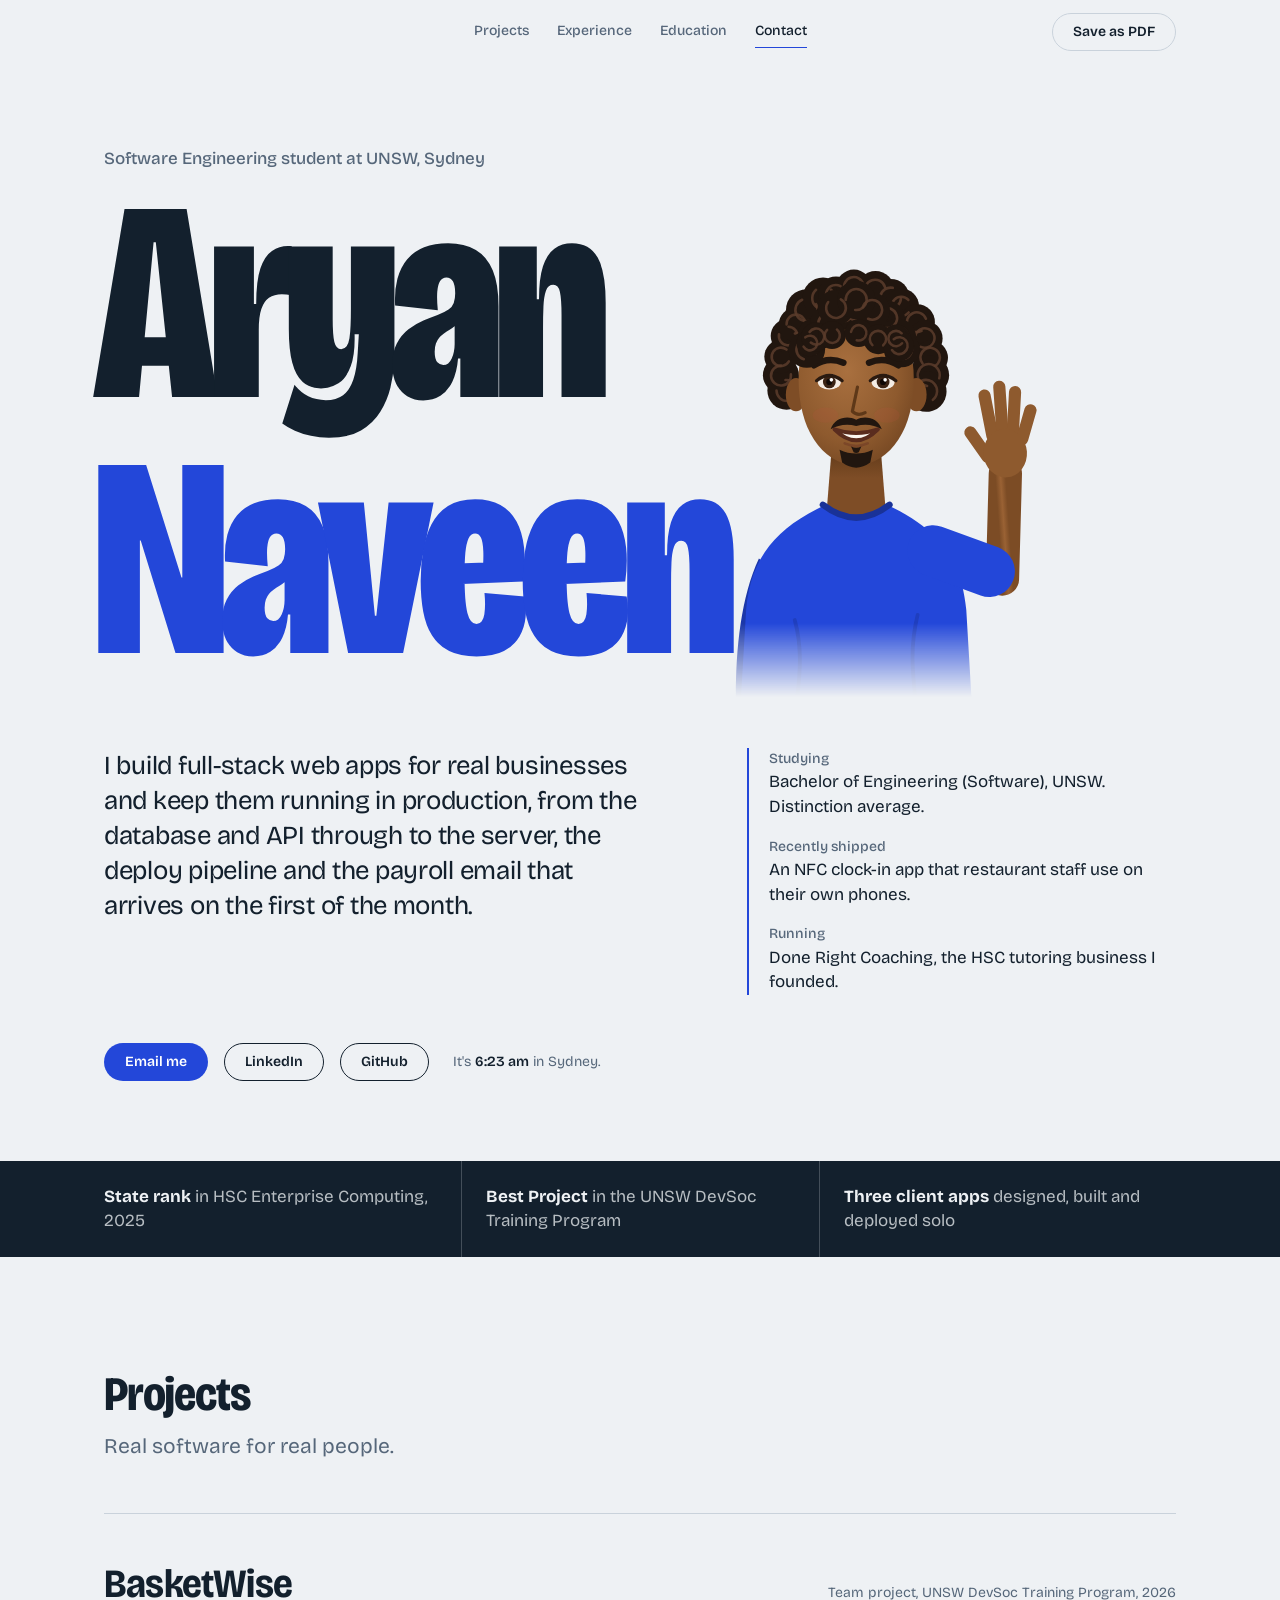
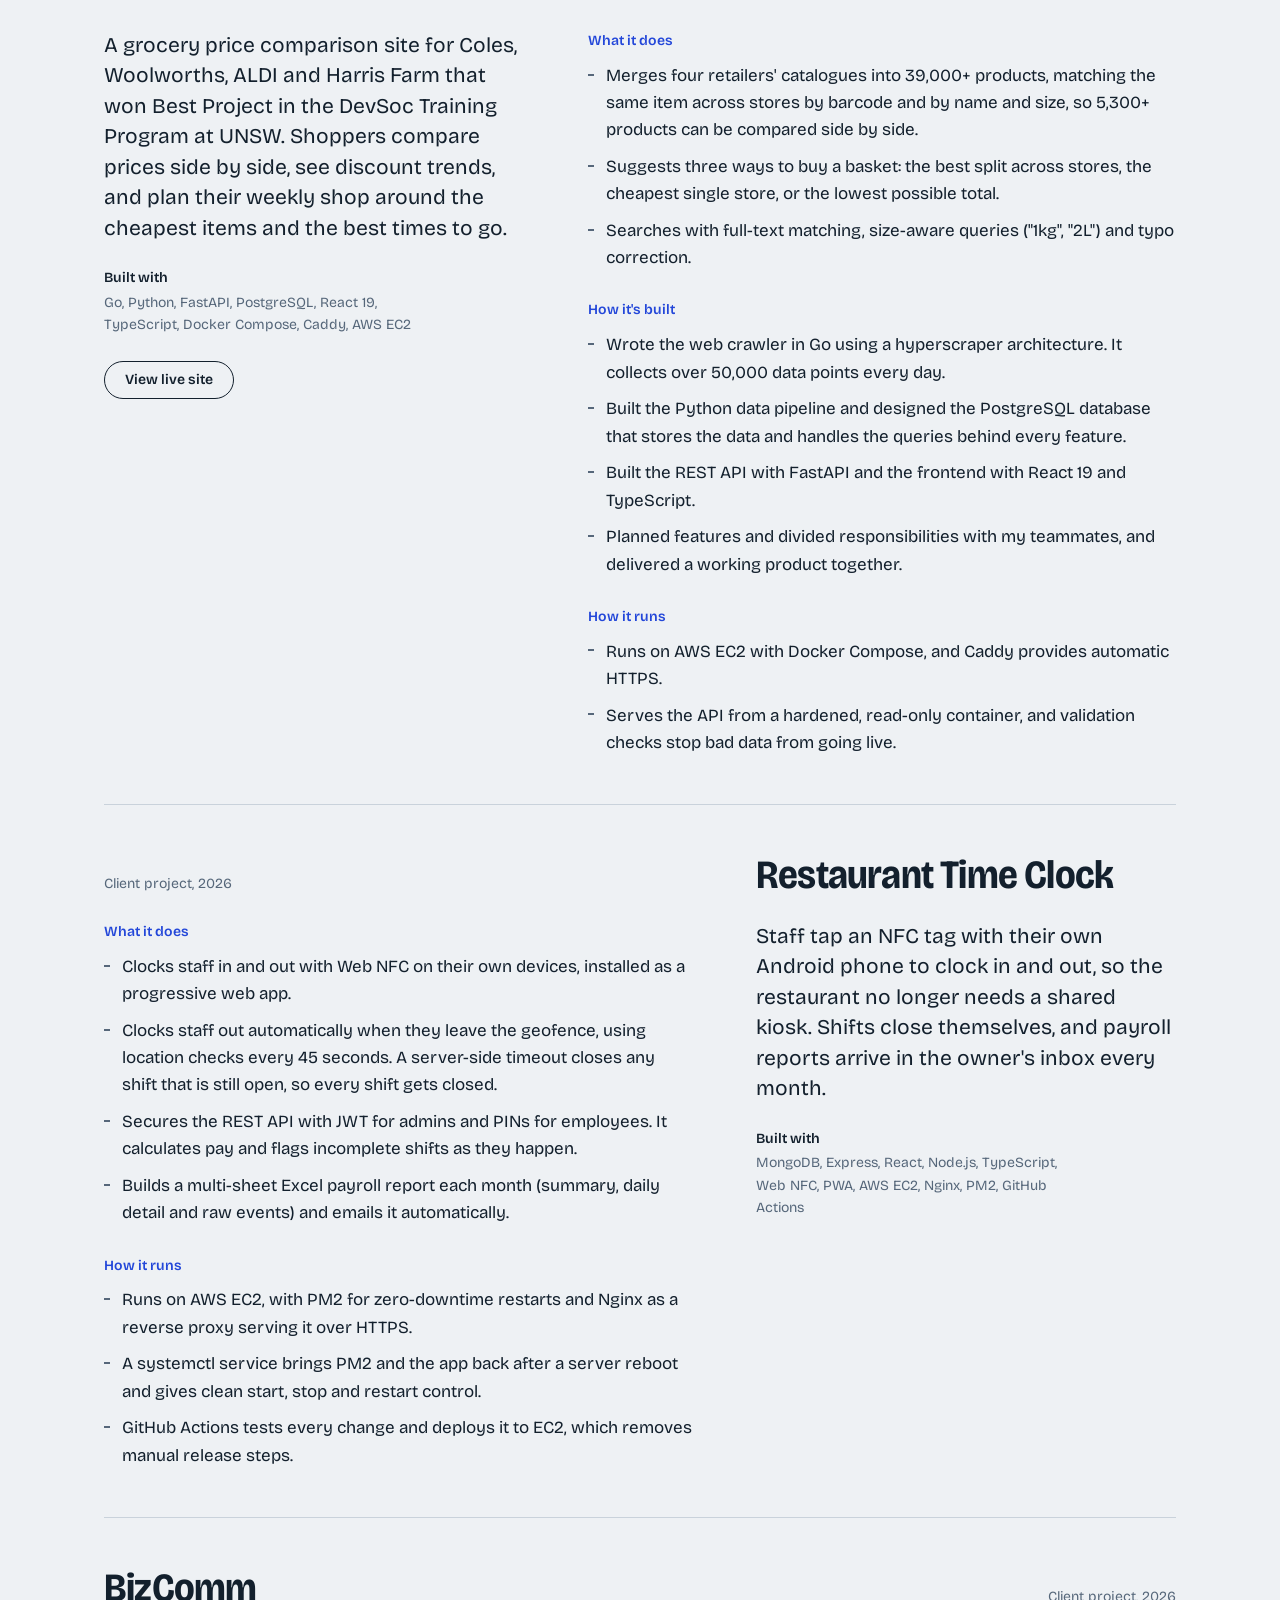
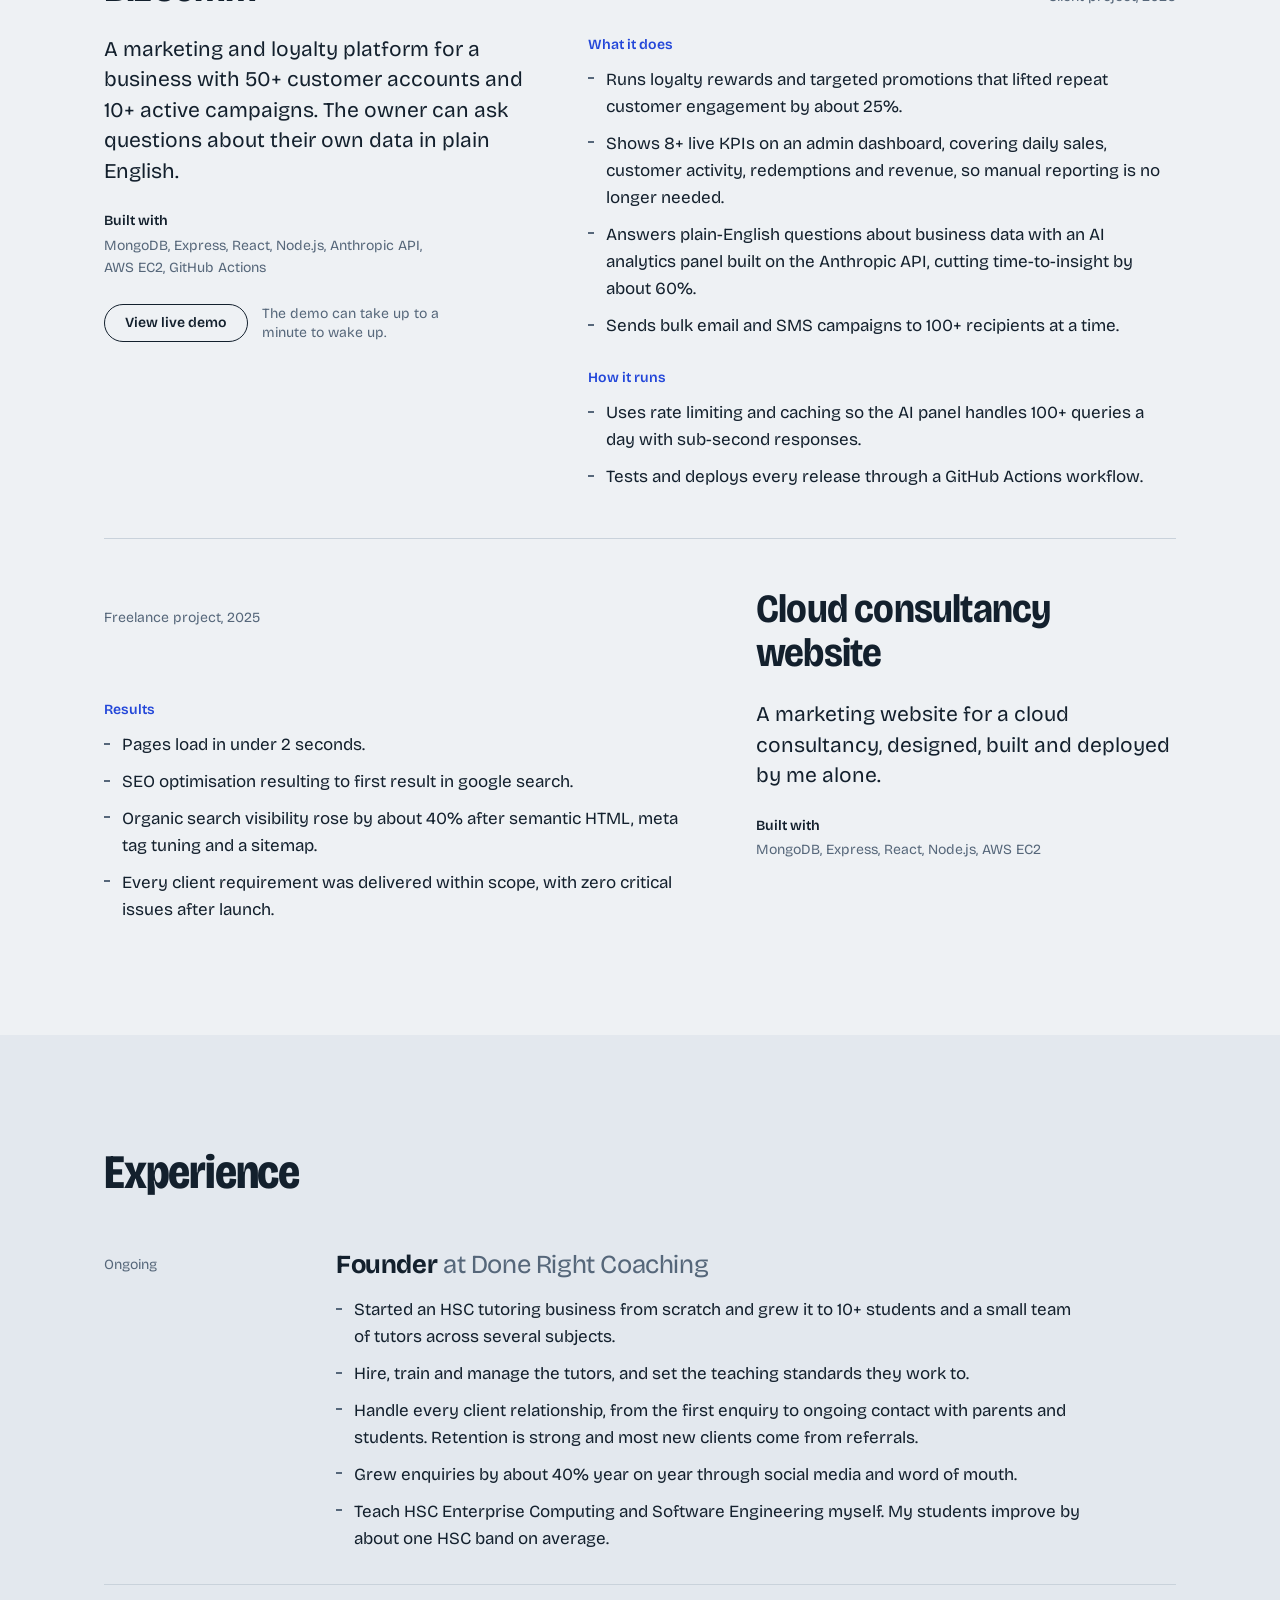
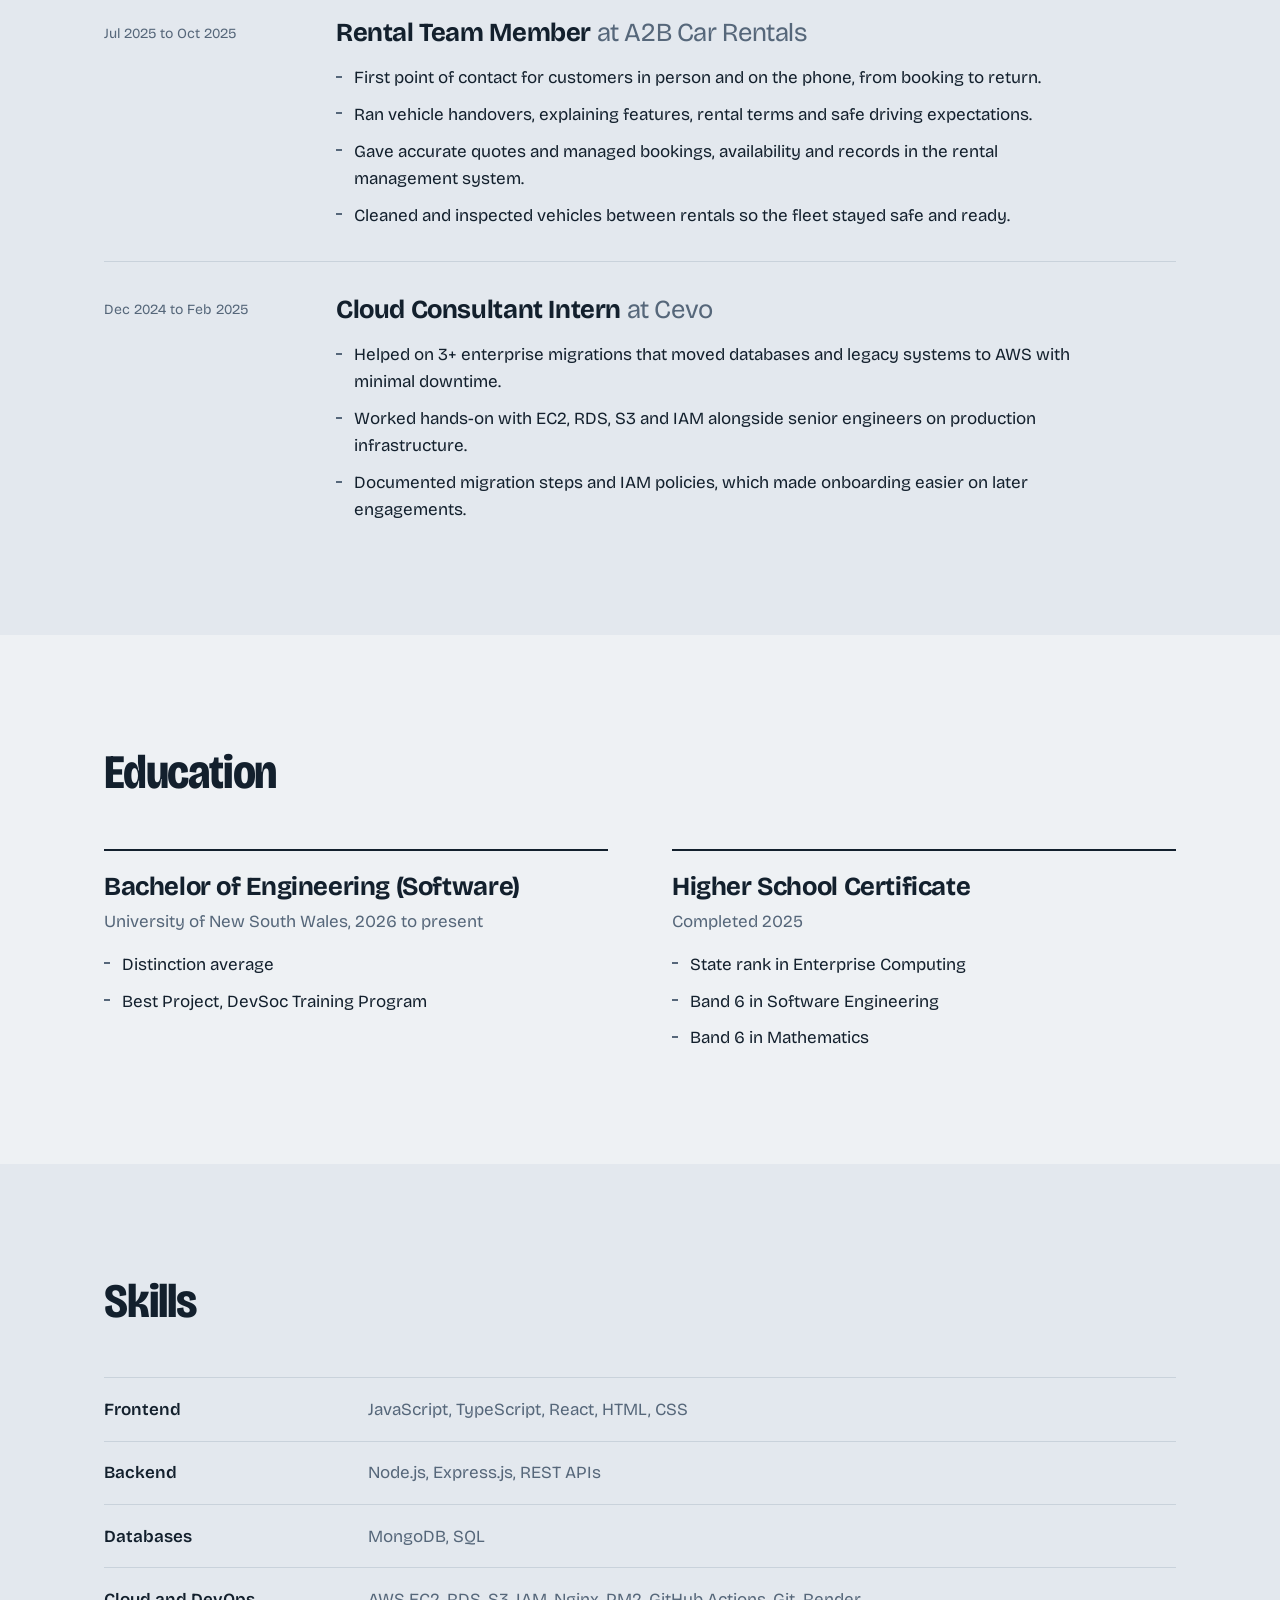
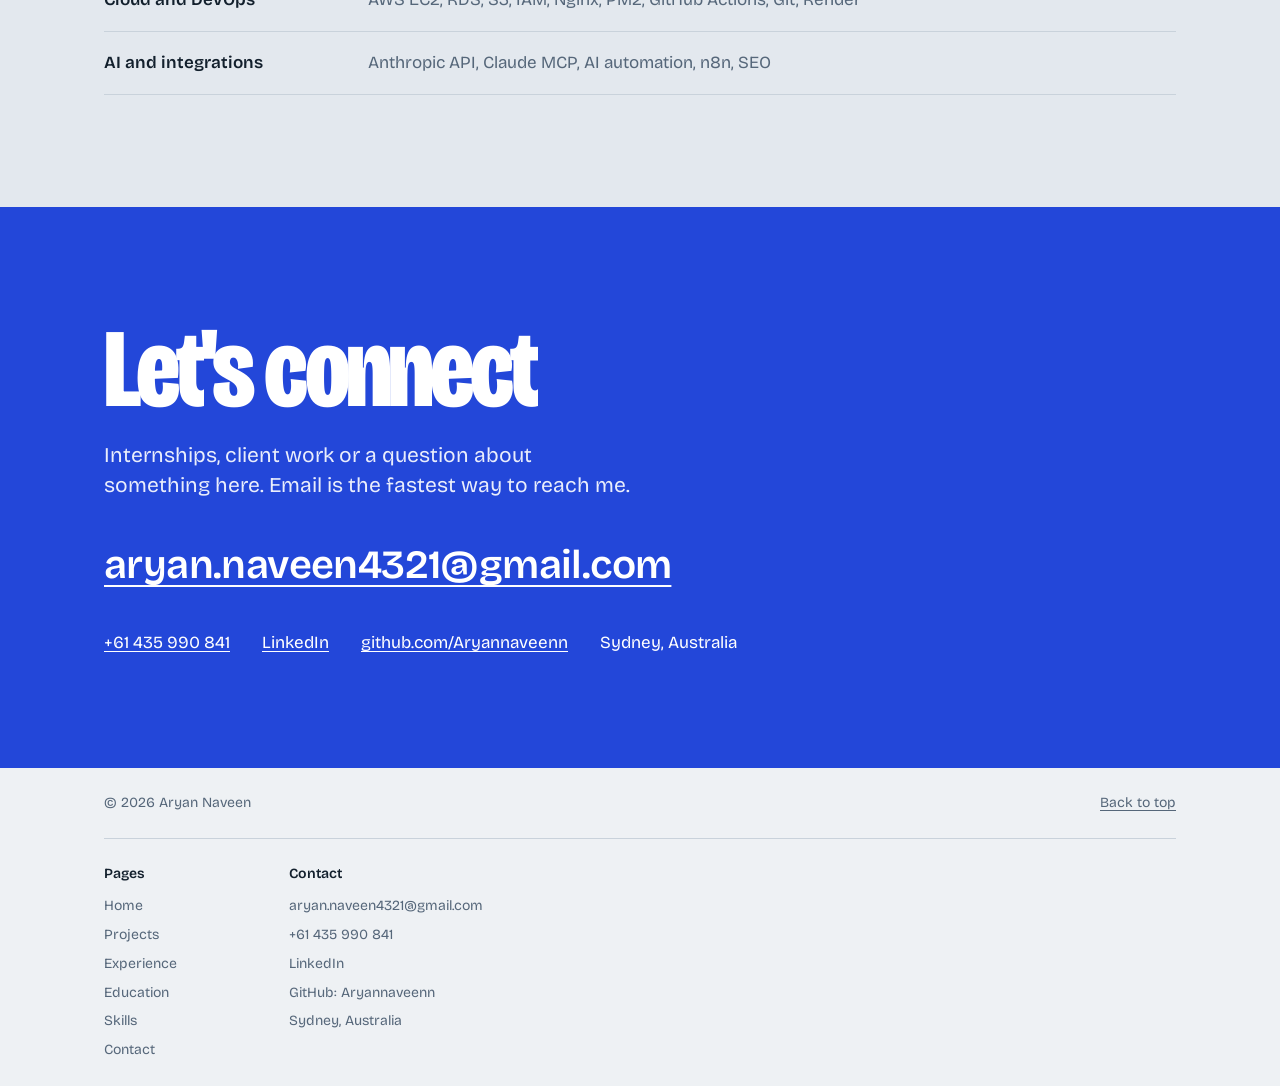
<file: index.html>
<!doctype html>
<html lang="en-AU">
<head>
  <meta charset="utf-8">
  <meta name="viewport" content="width=device-width, initial-scale=1">
  <title>Aryan Naveen | Software Engineer in Sydney</title>
  <meta name="description" content="Aryan Naveen is a software engineering student at UNSW in Sydney who builds and deploys full-stack web apps for real businesses.">
  <meta name="author" content="Aryan Naveen">
  <meta name="robots" content="index, follow, max-image-preview:large">
  <link rel="canonical" href="https://aryannaveen.com/">

  <meta property="og:type" content="profile">
  <meta property="og:site_name" content="Aryan Naveen">
  <meta property="og:locale" content="en_AU">
  <meta property="og:url" content="https://aryannaveen.com/">
  <meta property="og:title" content="Aryan Naveen | Software Engineer in Sydney">
  <meta property="og:description" content="Full-stack web apps built and deployed for real businesses. Software Engineering at UNSW, Sydney.">
  <meta property="og:image" content="https://aryannaveen.com/og-image.png">
  <meta property="og:image:width" content="1200">
  <meta property="og:image:height" content="630">
  <meta property="og:image:alt" content="Aryan Naveen, software engineer in Sydney">
  <meta property="profile:first_name" content="Aryan">
  <meta property="profile:last_name" content="Naveen">
  <meta name="twitter:card" content="summary_large_image">
  <meta name="twitter:title" content="Aryan Naveen | Software Engineer in Sydney">
  <meta name="twitter:description" content="Full-stack web apps built and deployed for real businesses. Software Engineering at UNSW, Sydney.">
  <meta name="twitter:image" content="https://aryannaveen.com/og-image.png">

  <meta name="theme-color" content="#EEF1F4">
  <link rel="icon" href="favicon.svg" type="image/svg+xml">
  <link rel="icon" href="favicon-48.png" type="image/png" sizes="48x48">
  <link rel="apple-touch-icon" href="apple-touch-icon.png">
  <link rel="preconnect" href="https://fonts.googleapis.com">
  <link rel="preconnect" href="https://fonts.gstatic.com" crossorigin>
  <link href="https://fonts.googleapis.com/css2?family=Bricolage+Grotesque:opsz,wdth,wght@12..96,75..100,300..800&display=swap" rel="stylesheet">
  <link rel="stylesheet" href="styles.css">

  <script type="application/ld+json">
  {
    "@context": "https://schema.org",
    "@graph": [
      {
        "@type": "WebSite",
        "@id": "https://aryannaveen.com/#website",
        "url": "https://aryannaveen.com/",
        "name": "Aryan Naveen",
        "inLanguage": "en-AU",
        "publisher": { "@id": "https://aryannaveen.com/#person" }
      },
      {
        "@type": "ProfilePage",
        "@id": "https://aryannaveen.com/#profile",
        "url": "https://aryannaveen.com/",
        "name": "Aryan Naveen | Software Engineer in Sydney",
        "isPartOf": { "@id": "https://aryannaveen.com/#website" },
        "mainEntity": { "@id": "https://aryannaveen.com/#person" }
      },
      {
        "@type": "Person",
        "@id": "https://aryannaveen.com/#person",
        "name": "Aryan Naveen",
        "givenName": "Aryan",
        "familyName": "Naveen",
        "url": "https://aryannaveen.com/",
        "image": "https://aryannaveen.com/og-image.png",
        "jobTitle": "Software Engineer",
        "description": "Software engineering student at UNSW in Sydney who builds and deploys full-stack web apps for real businesses.",
        "email": "mailto:aryan.naveen4321@gmail.com",
        "address": {
          "@type": "PostalAddress",
          "addressLocality": "Sydney",
          "addressRegion": "NSW",
          "addressCountry": "AU"
        },
        "affiliation": {
          "@type": "CollegeOrUniversity",
          "name": "University of New South Wales",
          "url": "https://www.unsw.edu.au/"
        },
        "knowsAbout": ["Full-stack web development", "JavaScript", "TypeScript", "React", "Node.js", "Express", "MongoDB", "SQL", "AWS", "Nginx", "GitHub Actions", "Anthropic API", "SEO"],
        "sameAs": ["https://www.linkedin.com/in/aryan-naveen-22b4a2272/", "https://github.com/Aryannaveenn"]
      }
    ]
  }
  </script>
</head>
<body>
  <a class="skip" href="#main">Skip to content</a>

  <header class="topbar">
    <div class="wrap topbar__inner">
      <nav class="nav" aria-label="Sections">
        <a href="#projects">Projects</a>
        <a href="#experience">Experience</a>
        <a href="#education">Education</a>
        <a href="#contact">Contact</a>
      </nav>
      <button class="btn btn--quiet print-btn" type="button" data-print>Save as PDF</button>
    </div>
  </header>
<!--test-->
  <main id="main">
    <!-- Hero -->
    <section class="hero" id="top">
      <div class="wrap">
        <p class="hero__role">Software Engineering student at UNSW, Sydney</p>
        <div class="hero__stage">
          <h1 class="hero__name" aria-label="Aryan Naveen">
            <span class="hero__line"><span>Aryan</span></span>
            <span class="hero__line"><span>Naveen</span></span>
          </h1>

          <!-- Waving person: decorative, stands behind the name -->
          <div class="greeter" aria-hidden="true">
            <p class="greeter__bubble greeter__bubble--wave">Welcome</p>
            <p class="greeter__bubble greeter__bubble--shake">Nice to meet you!</p>
            <svg class="greeter__svg" viewBox="0 0 420 360" fill="none" stroke-linecap="round" stroke-linejoin="round">
              <defs>
                <radialGradient id="g-skin" cx="0.42" cy="0.38" r="0.7">
                  <stop offset="0" stop-color="#A9703F"/>
                  <stop offset="0.65" stop-color="#8E5A2E"/>
                  <stop offset="1" stop-color="#724521"/>
                </radialGradient>
                <linearGradient id="g-arm" x1="0" x2="1">
                  <stop offset="0" stop-color="#7C4C25"/>
                  <stop offset="0.5" stop-color="#9A6234"/>
                  <stop offset="1" stop-color="#7C4C25"/>
                </linearGradient>
                <linearGradient id="g-neck" x1="0" y1="0" x2="0" y2="1">
                  <stop offset="0" stop-color="#5E3818"/>
                  <stop offset="0.45" stop-color="#7E4D26"/>
                </linearGradient>
              </defs>

              <!-- Resting arm (viewer's left) -->
              <path class="greeter__shirt-shade" d="M64 252 C50 282 46 322 46 360 L78 360 C78 326 80 296 88 270 Z"/>

              <!-- Torso, t-shirt -->
              <path class="greeter__shirt" d="M50 360 L54 292 C58 250 78 228 116 210 Q140 224 164 210 C202 228 222 250 226 292 L230 360 Z"/>
              <path class="greeter__fold" d="M92 300 C98 322 96 342 94 360 M188 296 C182 320 184 340 186 360"/>

              <!-- Neck -->
              <path fill="url(#g-neck)" d="M121 164 L159 164 L163 214 Q140 226 117 214 Z"/>
              <path class="greeter__collar" d="M114 210 Q140 230 166 210"/>

              <!-- Waving arm (viewer's right): upper arm, then forearm + hand that pivot at the elbow -->
              <g class="greeter__arm">
                <path stroke="url(#g-arm)" stroke-width="26" d="M254 268 L262 186"/>
                <!-- Open hand for waving -->
                <g class="greeter__hand-open">
                  <g fill="#8E5A2E" stroke="#8E5A2E" stroke-width="9.5">
                    <path d="M249 172 L237 152"/>
                    <path d="M254 156 L250 124"/>
                    <path d="M262 154 L262 118"/>
                    <path d="M270 155 L274 123"/>
                    <path d="M277 160 L285 138"/>
                  </g>
                  <ellipse cx="263" cy="170" rx="17" ry="19" fill="#8E5A2E"/>
                </g>
                <!-- Handshake hand: fingers together, thumb on the side that ends up on top once the arm swings out -->
                <g class="greeter__hand-shake">
                  <path d="M252 178 L238 160" stroke="#8E5A2E" stroke-width="10"/>
                  <rect x="249" y="126" width="27" height="62" rx="12.5" fill="#8E5A2E"/>
                  <path d="M256 131 V149 M262.5 129 V149 M269 131 V149" stroke="#6E4120" stroke-width="1.5" opacity="0.55"/>
                  <path d="M250 170 Q262 176 275 170" stroke="#6E4120" stroke-width="1.5" opacity="0.4"/>
                </g>
              </g>
              <path class="greeter__sleeve" d="M200 246 L244 262"/>

              <!-- Head (tilts slightly toward the hand while waving or shaking) -->
              <g class="greeter__head">
                <circle cx="85.6" cy="120.8" r="15.0" fill="#21160F"/>
                <circle cx="81.2" cy="108.7" r="14.1" fill="#21160F"/>
                <circle cx="81.3" cy="94.2" r="13.1" fill="#21160F"/>
                <circle cx="86.5" cy="78.1" r="13.3" fill="#21160F"/>
                <circle cx="92.9" cy="69.2" r="13.4" fill="#21160F"/>
                <circle cx="101.0" cy="57.5" r="15.8" fill="#21160F"/>
                <circle cx="114.1" cy="48.3" r="15.9" fill="#21160F"/>
                <circle cx="124.2" cy="45.5" r="13.9" fill="#21160F"/>
                <circle cx="138.2" cy="40.1" r="13.9" fill="#21160F"/>
                <circle cx="155.1" cy="42.1" r="14.7" fill="#21160F"/>
                <circle cx="167.0" cy="48.1" r="14.6" fill="#21160F"/>
                <circle cx="175.4" cy="54.7" r="13.6" fill="#21160F"/>
                <circle cx="187.6" cy="67.2" r="13.9" fill="#21160F"/>
                <circle cx="193.6" cy="80.0" r="13.9" fill="#21160F"/>
                <circle cx="198.0" cy="95.2" r="13.7" fill="#21160F"/>
                <circle cx="197.0" cy="108.7" r="15.6" fill="#21160F"/>
                <circle cx="194.7" cy="121.5" r="15.9" fill="#21160F"/>
                <path d="M77.3 120.8 a8.2 8.2 0 1 1 7.4 7.8" transform="rotate(84 85.6 120.8)" class="hair-hi"/>
                <path d="M73.4 108.7 a7.8 7.8 0 1 1 7.0 7.4" transform="rotate(175 81.2 108.7)" class="hair-hi"/>
                <path d="M74.1 94.2 a7.2 7.2 0 1 1 6.5 6.9" transform="rotate(212 81.3 94.2)" class="hair-hi"/>
                <path d="M79.2 78.1 a7.3 7.3 0 1 1 6.6 6.9" transform="rotate(95 86.5 78.1)" class="hair-hi"/>
                <path d="M85.6 69.2 a7.4 7.4 0 1 1 6.6 7.0" transform="rotate(1 92.9 69.2)" class="hair-hi"/>
                <path d="M92.3 57.5 a8.7 8.7 0 1 1 7.8 8.3" transform="rotate(151 101.0 57.5)" class="hair-hi"/>
                <path d="M105.3 48.3 a8.8 8.8 0 1 1 7.9 8.3" transform="rotate(133 114.1 48.3)" class="hair-hi"/>
                <path d="M116.6 45.5 a7.6 7.6 0 1 1 6.9 7.2" transform="rotate(204 124.2 45.5)" class="hair-hi"/>
                <path d="M130.6 40.1 a7.7 7.7 0 1 1 6.9 7.3" transform="rotate(343 138.2 40.1)" class="hair-hi"/>
                <path d="M147.0 42.1 a8.1 8.1 0 1 1 7.3 7.7" transform="rotate(249 155.1 42.1)" class="hair-hi"/>
                <path d="M159.0 48.1 a8.1 8.1 0 1 1 7.2 7.7" transform="rotate(186 167.0 48.1)" class="hair-hi"/>
                <path d="M167.9 54.7 a7.5 7.5 0 1 1 6.7 7.1" transform="rotate(222 175.4 54.7)" class="hair-hi"/>
                <path d="M179.9 67.2 a7.7 7.7 0 1 1 6.9 7.3" transform="rotate(243 187.6 67.2)" class="hair-hi"/>
                <path d="M185.9 80.0 a7.6 7.6 0 1 1 6.9 7.3" transform="rotate(19 193.6 80.0)" class="hair-hi"/>
                <path d="M190.4 95.2 a7.6 7.6 0 1 1 6.8 7.2" transform="rotate(324 198.0 95.2)" class="hair-hi"/>
                <path d="M188.4 108.7 a8.6 8.6 0 1 1 7.7 8.2" transform="rotate(281 197.0 108.7)" class="hair-hi"/>
                <path d="M185.9 121.5 a8.8 8.8 0 1 1 7.9 8.3" transform="rotate(315 194.7 121.5)" class="hair-hi"/>
                <ellipse cx="93" cy="124" rx="8" ry="13" fill="#7E4D26"/>
                <ellipse cx="187" cy="124" rx="8" ry="13" fill="#7E4D26"/>
                <path fill="url(#g-skin)" d="M95 112 C95 72 116 60 140 60 C164 60 185 72 185 112 C185 150 168 177 140 180 C112 177 95 150 95 112 Z"/>
                <ellipse cx="116" cy="140" rx="10" ry="6" fill="#B5543F" opacity="0.18"/>
                <ellipse cx="164" cy="140" rx="10" ry="6" fill="#B5543F" opacity="0.18"/>

                <!-- Brows -->
                <path class="greeter__brow" d="M107 101 Q118 94 130 99"/>
                <path class="greeter__brow" d="M150 99 Q162 94 173 101"/>

                <!-- Eyes -->
                <g class="greeter__eyes">
                  <clipPath id="eye-l"><ellipse cx="119" cy="114" rx="9" ry="6"/></clipPath>
                  <clipPath id="eye-r"><ellipse cx="161" cy="114" rx="9" ry="6"/></clipPath>
                  <ellipse class="greeter__white" cx="119" cy="114" rx="9" ry="6" fill="#F4ECE4"/>
                  <ellipse class="greeter__white" cx="161" cy="114" rx="9" ry="6" fill="#F4ECE4"/>
                  <g clip-path="url(#eye-l)">
                    <g class="greeter__pupil">
                      <circle cx="119" cy="114" r="5" fill="#3B2314"/>
                      <circle cx="119" cy="114" r="2.4" fill="#100805"/>
                      <circle cx="120.6" cy="112.4" r="1.4" fill="#FFFFFF"/>
                    </g>
                  </g>
                  <g clip-path="url(#eye-r)">
                    <g class="greeter__pupil">
                      <circle cx="161" cy="114" r="5" fill="#3B2314"/>
                      <circle cx="161" cy="114" r="2.4" fill="#100805"/>
                      <circle cx="162.6" cy="112.4" r="1.4" fill="#FFFFFF"/>
                    </g>
                  </g>
                  <path class="greeter__lid" d="M109 113 Q119 105 129 113"/>
                  <path class="greeter__lid" d="M151 113 Q161 105 171 113"/>
                </g>

                <!-- Nose -->
                <path class="greeter__nose" d="M141 118 L137 137 Q141 141 147 138"/>

                <!-- Smile -->
                <path d="M123 151 Q140 168 157 151 Q140 157 123 151 Z" fill="#FBF6F0" stroke="#5A2C1E" stroke-width="3"/>
                <path d="M131 162 Q140 166 149 162" stroke="#6B3523" stroke-width="2" opacity="0.5"/>

                <!-- Moustache and goatee (separate) -->
                <g class="greeter__beard">
                  <path d="M120 151 C123 142 133 140 140 143.5 C147 140 157 142 160 151 C154 147.5 147 146.5 140 148.5 C133 146.5 126 147.5 120 151 Z"/>
                  <path d="M127 167 Q140 173 153 167 L151 177 Q140 185 129 177 Z"/>
                  <path d="M136 164.5 Q140 166.5 144 164.5 L142 169 Q140 170 138 169 Z"/>
                </g>

                <circle cx="101.4" cy="88.7" r="14.3" fill="#21160F"/>
                <circle cx="106.7" cy="76.6" r="12.1" fill="#21160F"/>
                <circle cx="117.7" cy="68.0" r="13.7" fill="#21160F"/>
                <circle cx="129.7" cy="59.3" r="14.1" fill="#21160F"/>
                <circle cx="140.5" cy="58.4" r="13.4" fill="#21160F"/>
                <circle cx="153.9" cy="62.5" r="13.4" fill="#21160F"/>
                <circle cx="164.0" cy="64.5" r="14.1" fill="#21160F"/>
                <circle cx="172.3" cy="79.1" r="14.5" fill="#21160F"/>
                <circle cx="175.6" cy="88.6" r="14.0" fill="#21160F"/>
                <path d="M93.5 88.7 a7.8 7.8 0 1 1 7.1 7.5" transform="rotate(287 101.4 88.7)" class="hair-hi"/>
                <path d="M100.0 76.6 a6.7 6.7 0 1 1 6.0 6.3" transform="rotate(141 106.7 76.6)" class="hair-hi"/>
                <path d="M110.2 68.0 a7.5 7.5 0 1 1 6.8 7.2" transform="rotate(144 117.7 68.0)" class="hair-hi"/>
                <path d="M121.9 59.3 a7.7 7.7 0 1 1 7.0 7.4" transform="rotate(37 129.7 59.3)" class="hair-hi"/>
                <path d="M133.1 58.4 a7.4 7.4 0 1 1 6.6 7.0" transform="rotate(228 140.5 58.4)" class="hair-hi"/>
                <path d="M146.5 62.5 a7.4 7.4 0 1 1 6.6 7.0" transform="rotate(22 153.9 62.5)" class="hair-hi"/>
                <path d="M156.2 64.5 a7.8 7.8 0 1 1 7.0 7.4" transform="rotate(24 164.0 64.5)" class="hair-hi"/>
                <path d="M164.4 79.1 a8.0 8.0 0 1 1 7.2 7.6" transform="rotate(75 172.3 79.1)" class="hair-hi"/>
                <path d="M167.9 88.6 a7.7 7.7 0 1 1 6.9 7.3" transform="rotate(58 175.6 88.6)" class="hair-hi"/>
                <circle cx="123.9" cy="56.1" r="14.0" fill="#21160F"/>
                <circle cx="152.4" cy="58.0" r="14.0" fill="#21160F"/>
                <circle cx="140.0" cy="50.0" r="15.0" fill="#21160F"/>
                <path d="M116.2 56.1 a7.7 7.7 0 1 1 6.9 7.3" transform="rotate(122 123.9 56.1)" class="hair-hi"/>
                <path d="M144.7 58.0 a7.7 7.7 0 1 1 6.9 7.3" transform="rotate(19 152.4 58.0)" class="hair-hi"/>
                <path d="M131.8 50.0 a8.2 8.2 0 1 1 7.4 7.8" transform="rotate(0 140.0 50.0)" class="hair-hi"/>
                <circle cx="103.6" cy="83.8" r="10.3" fill="#21160F"/>
                <circle cx="108.6" cy="78.8" r="11.5" fill="#21160F"/>
                <circle cx="121.1" cy="77.5" r="10.8" fill="#21160F"/>
                <circle cx="141.9" cy="75.9" r="10.9" fill="#21160F"/>
                <circle cx="157.2" cy="80.7" r="11.6" fill="#21160F"/>
                <circle cx="171.3" cy="79.9" r="10.8" fill="#21160F"/>
                <circle cx="173.3" cy="85.9" r="11.9" fill="#21160F"/>
                <path d="M97.9 83.8 a5.7 5.7 0 1 1 5.1 5.4" transform="rotate(54 103.6 83.8)" class="hair-hi"/>
                <path d="M102.3 78.8 a6.3 6.3 0 1 1 5.7 6.0" transform="rotate(37 108.6 78.8)" class="hair-hi"/>
                <path d="M115.2 77.5 a5.9 5.9 0 1 1 5.3 5.6" transform="rotate(131 121.1 77.5)" class="hair-hi"/>
                <path d="M135.9 75.9 a6.0 6.0 0 1 1 5.4 5.7" transform="rotate(9 141.9 75.9)" class="hair-hi"/>
                <path d="M150.8 80.7 a6.4 6.4 0 1 1 5.8 6.1" transform="rotate(315 157.2 80.7)" class="hair-hi"/>
                <path d="M165.3 79.9 a6.0 6.0 0 1 1 5.4 5.7" transform="rotate(221 171.3 79.9)" class="hair-hi"/>
                <path d="M166.7 85.9 a6.6 6.6 0 1 1 5.9 6.2" transform="rotate(53 173.3 85.9)" class="hair-hi"/>
              </g>
            </svg>
          </div>
        </div>

        <div class="hero__grid">
          <p class="hero__lede">
            I build full-stack web apps for real businesses and keep them running in production, from the database and API through to the server, the deploy pipeline and the payroll email that arrives on the first of the month.
          </p>

          <aside class="now" aria-label="Right now">
            <dl>
              <div>
                <dt>Studying</dt>
                <dd>Bachelor of Engineering (Software), UNSW. Distinction average.</dd>
              </div>
              <div>
                <dt>Recently shipped</dt>
                <dd>An NFC clock-in app that restaurant staff use on their own phones.</dd>
              </div>
              <div>
                <dt>Running</dt>
                <dd>Done Right Coaching, the HSC tutoring business I founded.</dd>
              </div>
            </dl>
          </aside>
        </div>

        <div class="hero__actions">
          <a class="btn btn--solid" href="mailto:aryan.naveen4321@gmail.com">Email me</a>
          <a class="btn btn--line" href="https://www.linkedin.com/in/aryan-naveen-22b4a2272/" target="_blank" rel="noopener me">LinkedIn</a>
          <a class="btn btn--line" href="https://github.com/Aryannaveenn" target="_blank" rel="noopener me">GitHub</a>
          <p class="clock" aria-live="off">It's <time id="sydney-time">a good time</time> in Sydney.</p>
        </div>
      </div>
    </section>

    <!-- Honours -->
    <section class="honours" aria-label="Honours">
      <div class="wrap">
        <ul class="honours__list">
          <li><strong>State rank</strong> in HSC Enterprise Computing, 2025</li>
          <li><strong>Best Project</strong> in the UNSW DevSoc Training Program</li>
          <li><strong>Three client apps</strong> designed, built and deployed solo</li>
        </ul>
      </div>
    </section>

    <!-- Projects -->
    <section class="section" id="projects" aria-labelledby="projects-title">
      <div class="wrap">
        <header class="section__head">
          <h2 id="projects-title">Projects</h2>
          <p>Real software for real people.</p>
        </header>

        <article class="project">
          <div class="project__head">
            <h3>BasketWise</h3>
            <p class="project__meta">Team project, UNSW DevSoc Training Program, 2026</p>
          </div>
          <div class="project__body">
            <div class="project__intro">
              <p class="project__summary">
                A grocery price comparison site for Coles, Woolworths, ALDI and Harris Farm that won Best Project in the DevSoc Training Program at UNSW. Shoppers compare prices side by side, see discount trends, and plan their weekly shop around the cheapest items and the best times to go.
              </p>
              <p class="stack"><span>Built with</span> Go, Python, FastAPI, PostgreSQL, React 19, TypeScript, Docker Compose, Caddy, AWS EC2</p>
              <p class="project__links">
                <a class="btn btn--line project__demo" href="https://basketwise.aryannaveen.com/" target="_blank" rel="noopener">View live site</a>
              </p>
            </div>
            <div class="project__detail">
              <h4>What it does</h4>
              <ul>
                <li>Merges four retailers' catalogues into 39,000+ products, matching the same item across stores by barcode and by name and size, so 5,300+ products can be compared side by side.</li>
                <li>Suggests three ways to buy a basket: the best split across stores, the cheapest single store, or the lowest possible total.</li>
                <li>Searches with full-text matching, size-aware queries ("1kg", "2L") and typo correction.</li>
              </ul>
              <h4>How it's built</h4>
              <ul>
                <li>Wrote the web crawler in Go using a hyperscraper architecture. It collects over 50,000 data points every day.</li>
                <li>Built the Python data pipeline and designed the PostgreSQL database that stores the data and handles the queries behind every feature.</li>
                <li>Built the REST API with FastAPI and the frontend with React 19 and TypeScript.</li>
                <li>Planned features and divided responsibilities with my teammates, and delivered a working product together.</li>
              </ul>
              <h4>How it runs</h4>
              <ul>
                <li>Runs on AWS EC2 with Docker Compose, and Caddy provides automatic HTTPS.</li>
                <li>Serves the API from a hardened, read-only container, and validation checks stop bad data from going live.</li>
              </ul>
            </div>
          </div>
        </article>

        <article class="project">
          <div class="project__head">
            <h3>Restaurant Time Clock</h3>
            <p class="project__meta">Client project, 2026</p>
          </div>
          <div class="project__body">
            <div class="project__intro">
              <p class="project__summary">
                Staff tap an NFC tag with their own Android phone to clock in and out, so the restaurant no longer needs a shared kiosk. Shifts close themselves, and payroll reports arrive in the owner's inbox every month.
              </p>
              <p class="stack"><span>Built with</span> MongoDB, Express, React, Node.js, TypeScript, Web NFC, PWA, AWS EC2, Nginx, PM2, GitHub Actions</p>
            </div>
            <div class="project__detail">
              <h4>What it does</h4>
              <ul>
                <li>Clocks staff in and out with Web NFC on their own devices, installed as a progressive web app.</li>
                <li>Clocks staff out automatically when they leave the geofence, using location checks every 45 seconds. A server-side timeout closes any shift that is still open, so every shift gets closed.</li>
                <li>Secures the REST API with JWT for admins and PINs for employees. It calculates pay and flags incomplete shifts as they happen.</li>
                <li>Builds a multi-sheet Excel payroll report each month (summary, daily detail and raw events) and emails it automatically.</li>
              </ul>
              <h4>How it runs</h4>
              <ul>
                <li>Runs on AWS EC2, with PM2 for zero-downtime restarts and Nginx as a reverse proxy serving it over HTTPS.</li>
                <li>A systemctl service brings PM2 and the app back after a server reboot and gives clean start, stop and restart control.</li>
                <li>GitHub Actions tests every change and deploys it to EC2, which removes manual release steps.</li>
              </ul>
            </div>
          </div>
        </article>

        <article class="project">
          <div class="project__head">
            <h3>BizComm</h3>
            <p class="project__meta">Client project, 2026</p>
          </div>
          <div class="project__body">
            <div class="project__intro">
              <p class="project__summary">
                A marketing and loyalty platform for a business with 50+ customer accounts and 10+ active campaigns. The owner can ask questions about their own data in plain English.
              </p>
              <p class="stack"><span>Built with</span> MongoDB, Express, React, Node.js, Anthropic API, AWS EC2, GitHub Actions</p>
              <p class="project__links">
                <a class="btn btn--line project__demo" href="https://bizcomm.aryannaveen.com/dashboard" target="_blank" rel="noopener">View live demo</a>
                <span class="project__note">The demo can take up to a minute to wake up.</span>
              </p>
            </div>
            <div class="project__detail">
              <h4>What it does</h4>
              <ul>
                <li>Runs loyalty rewards and targeted promotions that lifted repeat customer engagement by about 25%.</li>
                <li>Shows 8+ live KPIs on an admin dashboard, covering daily sales, customer activity, redemptions and revenue, so manual reporting is no longer needed.</li>
                <li>Answers plain-English questions about business data with an AI analytics panel built on the Anthropic API, cutting time-to-insight by about 60%.</li>
                <li>Sends bulk email and SMS campaigns to 100+ recipients at a time.</li>
              </ul>
              <h4>How it runs</h4>
              <ul>
                <li>Uses rate limiting and caching so the AI panel handles 100+ queries a day with sub-second responses.</li>
                <li>Tests and deploys every release through a GitHub Actions workflow.</li>
              </ul>
            </div>
          </div>
        </article>

        <article class="project">
          <div class="project__head">
            <h3>Cloud consultancy website</h3>
            <p class="project__meta">Freelance project, 2025</p>
          </div>
          <div class="project__body">
            <div class="project__intro">
              <p class="project__summary">
                A marketing website for a cloud consultancy, designed, built and deployed by me alone.
              </p>
              <p class="stack"><span>Built with</span> MongoDB, Express, React, Node.js, AWS EC2</p>
            </div>
            <div class="project__detail">
              <h4>Results</h4>
              <ul>
                <li>Pages load in under 2 seconds.</li>
                <li>SEO optimisation resulting to first result in google search.</li>
                <li>Organic search visibility rose by about 40% after semantic HTML, meta tag tuning and a sitemap.</li>
                <li>Every client requirement was delivered within scope, with zero critical issues after launch.</li>
              </ul>
            </div>
          </div>
        </article>
      </div>
    </section>

    <!-- Experience -->
    <section class="section section--alt" id="experience" aria-labelledby="experience-title">
      <div class="wrap">
        <header class="section__head">
          <h2 id="experience-title">Experience</h2>
        </header>

        <ol class="timeline">
          <li class="job">
            <div class="job__when">Ongoing</div>
            <div class="job__what">
              <h3>Founder <span class="job__at">at Done Right Coaching</span></h3>
              <ul>
                <li>Started an HSC tutoring business from scratch and grew it to 10+ students and a small team of tutors across several subjects.</li>
                <li>Hire, train and manage the tutors, and set the teaching standards they work to.</li>
                <li>Handle every client relationship, from the first enquiry to ongoing contact with parents and students. Retention is strong and most new clients come from referrals.</li>
                <li>Grew enquiries by about 40% year on year through social media and word of mouth.</li>
                <li>Teach HSC Enterprise Computing and Software Engineering myself. My students improve by about one HSC band on average.</li>
              </ul>
            </div>
          </li>

          <li class="job">
            <div class="job__when">Jul 2025 to Oct 2025</div>
            <div class="job__what">
              <h3>Rental Team Member <span class="job__at">at A2B Car Rentals</span></h3>
              <ul>
                <li>First point of contact for customers in person and on the phone, from booking to return.</li>
                <li>Ran vehicle handovers, explaining features, rental terms and safe driving expectations.</li>
                <li>Gave accurate quotes and managed bookings, availability and records in the rental management system.</li>
                <li>Cleaned and inspected vehicles between rentals so the fleet stayed safe and ready.</li>
              </ul>
            </div>
          </li>

          <li class="job">
            <div class="job__when">Dec 2024 to Feb 2025</div>
            <div class="job__what">
              <h3>Cloud Consultant Intern <span class="job__at">at Cevo</span></h3>
              <ul>
                <li>Helped on 3+ enterprise migrations that moved databases and legacy systems to AWS with minimal downtime.</li>
                <li>Worked hands-on with EC2, RDS, S3 and IAM alongside senior engineers on production infrastructure.</li>
                <li>Documented migration steps and IAM policies, which made onboarding easier on later engagements.</li>
              </ul>
            </div>
          </li>
        </ol>
      </div>
    </section>

    <!-- Education -->
    <section class="section" id="education" aria-labelledby="education-title">
      <div class="wrap">
        <header class="section__head">
          <h2 id="education-title">Education</h2>
        </header>

        <div class="edu">
          <div class="edu__item">
            <h3>Bachelor of Engineering (Software)</h3>
            <p class="edu__where">University of New South Wales, 2026 to present</p>
            <ul>
              <li>Distinction average</li>
              <li>Best Project, DevSoc Training Program</li>
            </ul>
          </div>
          <div class="edu__item">
            <h3>Higher School Certificate</h3>
            <p class="edu__where">Completed 2025</p>
            <ul>
              <li>State rank in Enterprise Computing</li>
              <li>Band 6 in Software Engineering</li>
              <li>Band 6 in Mathematics</li>
            </ul>
          </div>
        </div>
      </div>
    </section>

    <!-- Skills -->
    <section class="section section--alt" id="skills" aria-labelledby="skills-title">
      <div class="wrap">
        <header class="section__head">
          <h2 id="skills-title">Skills</h2>
        </header>

        <dl class="skills">
          <div><dt>Frontend</dt><dd>JavaScript, TypeScript, React, HTML, CSS</dd></div>
          <div><dt>Backend</dt><dd>Node.js, Express.js, REST APIs</dd></div>
          <div><dt>Databases</dt><dd>MongoDB, SQL</dd></div>
          <div><dt>Cloud and DevOps</dt><dd>AWS EC2, RDS, S3, IAM, Nginx, PM2, GitHub Actions, Git, Render</dd></div>
          <div><dt>AI and integrations</dt><dd>Anthropic API, Claude MCP, AI automation, n8n, SEO</dd></div>
        </dl>
      </div>
    </section>

    <!-- Contact -->
    <section class="contact" id="contact" aria-labelledby="contact-title">
      <div class="wrap">
        <h2 id="contact-title">Let's connect</h2>
        <p class="contact__lede">Internships, client work or a question about something here. Email is the fastest way to reach me.</p>
        <a class="contact__email" href="mailto:aryan.naveen4321@gmail.com">aryan.naveen4321@gmail.com</a>
        <ul class="contact__list">
          <li><a href="tel:+61435990841">+61 435 990 841</a></li>
          <li><a href="https://www.linkedin.com/in/aryan-naveen-22b4a2272/" target="_blank" rel="noopener me">LinkedIn</a></li>
          <li><a href="https://github.com/Aryannaveenn" target="_blank" rel="noopener me">github.com/Aryannaveenn</a></li>
          <li>Sydney, Australia</li>
        </ul>
      </div>
    </section>
  </main>

  <footer class="footer">
    <div class="wrap">
      <div class="footer__inner">
        <p>&copy; <span id="year">2026</span> Aryan Naveen</p>
        <a href="#top">Back to top</a>
      </div>

      <div class="footer__cols">
        <nav class="footer__col" aria-labelledby="footer-pages">
          <h2 id="footer-pages">Pages</h2>
          <ul>
            <li><a href="/">Home</a></li>
            <li><a href="/projects/">Projects</a></li>
            <li><a href="/experience/">Experience</a></li>
            <li><a href="/education/">Education</a></li>
            <li><a href="/skills/">Skills</a></li>
            <li><a href="/contact/">Contact</a></li>
          </ul>
        </nav>

        <div class="footer__col">
          <h2>Contact</h2>
          <ul>
            <li><a href="mailto:aryan.naveen4321@gmail.com">aryan.naveen4321@gmail.com</a></li>
            <li><a href="tel:+61435990841">+61 435 990 841</a></li>
            <li><a href="https://www.linkedin.com/in/aryan-naveen-22b4a2272/" target="_blank" rel="noopener me">LinkedIn</a></li>
            <li><a href="https://github.com/Aryannaveenn" target="_blank" rel="noopener me">GitHub: Aryannaveenn</a></li>
            <li>Sydney, Australia</li>
          </ul>
        </div>
      </div>
    </div>
  </footer>

  <script src="main.js" defer></script>
</body>
</html>
</file>
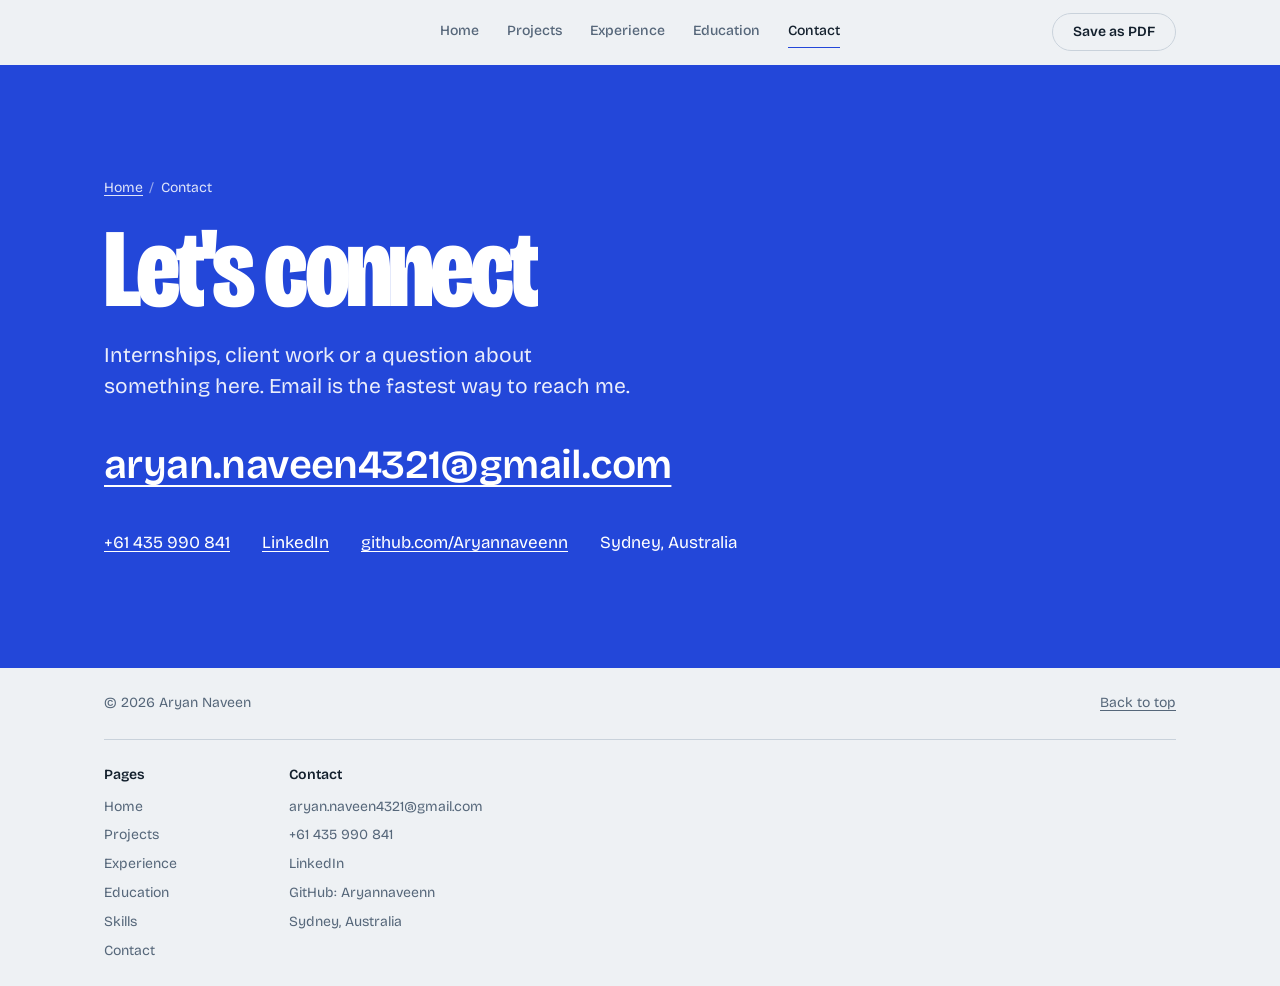
<file: contact/index.html>
<!doctype html>
<html lang="en-AU">
<head>
  <meta charset="utf-8">
  <meta name="viewport" content="width=device-width, initial-scale=1">
  <title>Contact | Aryan Naveen, Software Engineer</title>
  <meta name="description" content="Contact Aryan Naveen, a software engineer in Sydney, about internships or client work. Email is the fastest way to get in touch.">
  <meta name="author" content="Aryan Naveen">
  <meta name="robots" content="index, follow, max-image-preview:large">
  <link rel="canonical" href="https://aryannaveen.com/contact/">

  <meta property="og:type" content="website">
  <meta property="og:site_name" content="Aryan Naveen">
  <meta property="og:locale" content="en_AU">
  <meta property="og:url" content="https://aryannaveen.com/contact/">
  <meta property="og:title" content="Contact | Aryan Naveen, Software Engineer">
  <meta property="og:description" content="Contact Aryan Naveen, a software engineer in Sydney, about internships or client work. Email is the fastest way to get in touch.">
  <meta property="og:image" content="https://aryannaveen.com/og-image.png">
  <meta property="og:image:width" content="1200">
  <meta property="og:image:height" content="630">
  <meta property="og:image:alt" content="Aryan Naveen, software engineer in Sydney">
  <meta name="twitter:card" content="summary_large_image">
  <meta name="twitter:title" content="Contact | Aryan Naveen, Software Engineer">
  <meta name="twitter:description" content="Contact Aryan Naveen, a software engineer in Sydney, about internships or client work. Email is the fastest way to get in touch.">
  <meta name="twitter:image" content="https://aryannaveen.com/og-image.png">

  <meta name="theme-color" content="#EEF1F4">
  <link rel="icon" href="../favicon.svg" type="image/svg+xml">
  <link rel="icon" href="../favicon-48.png" type="image/png" sizes="48x48">
  <link rel="apple-touch-icon" href="../apple-touch-icon.png">
  <link rel="preconnect" href="https://fonts.googleapis.com">
  <link rel="preconnect" href="https://fonts.gstatic.com" crossorigin>
  <link href="https://fonts.googleapis.com/css2?family=Bricolage+Grotesque:opsz,wdth,wght@12..96,75..100,300..800&display=swap" rel="stylesheet">
  <link rel="stylesheet" href="../styles.css">

  <script type="application/ld+json">
  {
    "@context": "https://schema.org",
    "@graph": [
      {
        "@type": "WebPage",
        "@id": "https://aryannaveen.com/contact/#webpage",
        "url": "https://aryannaveen.com/contact/",
        "name": "Contact | Aryan Naveen, Software Engineer",
        "description": "Contact Aryan Naveen, a software engineer in Sydney, about internships or client work. Email is the fastest way to get in touch.",
        "inLanguage": "en-AU",
        "isPartOf": {
          "@type": "WebSite",
          "@id": "https://aryannaveen.com/#website",
          "url": "https://aryannaveen.com/",
          "name": "Aryan Naveen"
        },
        "about": {
          "@type": "Person",
          "@id": "https://aryannaveen.com/#person",
          "name": "Aryan Naveen",
          "url": "https://aryannaveen.com/",
          "sameAs": [
            "https://www.linkedin.com/in/aryan-naveen-22b4a2272/",
            "https://github.com/Aryannaveenn"
          ]
        },
        "breadcrumb": {
          "@id": "https://aryannaveen.com/contact/#breadcrumb"
        }
      },
      {
        "@type": "BreadcrumbList",
        "@id": "https://aryannaveen.com/contact/#breadcrumb",
        "itemListElement": [
          {
            "@type": "ListItem",
            "position": 1,
            "name": "Home",
            "item": "https://aryannaveen.com/"
          },
          {
            "@type": "ListItem",
            "position": 2,
            "name": "Contact",
            "item": "https://aryannaveen.com/contact/"
          }
        ]
      }
    ]
  }
  </script>
</head>
<body>
  <a class="skip" href="#main">Skip to content</a>

  <header class="topbar" id="top">
    <div class="wrap topbar__inner">
      <nav class="nav" aria-label="Pages">
        <a href="/">Home</a>
        <a href="/projects/">Projects</a>
        <a href="/experience/">Experience</a>
        <a href="/education/">Education</a>
        <a href="/contact/" aria-current="page">Contact</a>
      </nav>
      <button class="btn btn--quiet print-btn" type="button" data-print>Save as PDF</button>
    </div>
  </header>

  <main id="main">
    <section class="contact" id="contact" aria-labelledby="contact-title">
      <div class="wrap">
        <nav class="crumbs" aria-label="Breadcrumb">
          <ol>
            <li><a href="/">Home</a></li>
            <li aria-current="page">Contact</li>
          </ol>
        </nav>
        <h1 id="contact-title">Let's connect</h1>
        <p class="contact__lede">Internships, client work or a question about something here. Email is the fastest way to reach me.</p>
        <a class="contact__email" href="mailto:aryan.naveen4321@gmail.com">aryan.naveen4321@gmail.com</a>
        <ul class="contact__list">
          <li><a href="tel:+61435990841">+61 435 990 841</a></li>
          <li><a href="https://www.linkedin.com/in/aryan-naveen-22b4a2272/" target="_blank" rel="noopener me">LinkedIn</a></li>
          <li><a href="https://github.com/Aryannaveenn" target="_blank" rel="noopener me">github.com/Aryannaveenn</a></li>
          <li>Sydney, Australia</li>
        </ul>
      </div>
    </section>
  </main>

  <footer class="footer">
    <div class="wrap">
      <div class="footer__inner">
        <p>&copy; <span id="year">2026</span> Aryan Naveen</p>
        <a href="#top">Back to top</a>
      </div>

      <div class="footer__cols">
        <nav class="footer__col" aria-labelledby="footer-pages">
          <h2 id="footer-pages">Pages</h2>
          <ul>
            <li><a href="/">Home</a></li>
            <li><a href="/projects/">Projects</a></li>
            <li><a href="/experience/">Experience</a></li>
            <li><a href="/education/">Education</a></li>
            <li><a href="/skills/">Skills</a></li>
            <li><a href="/contact/">Contact</a></li>
          </ul>
        </nav>

        <div class="footer__col">
          <h2>Contact</h2>
          <ul>
            <li><a href="mailto:aryan.naveen4321@gmail.com">aryan.naveen4321@gmail.com</a></li>
            <li><a href="tel:+61435990841">+61 435 990 841</a></li>
            <li><a href="https://www.linkedin.com/in/aryan-naveen-22b4a2272/" target="_blank" rel="noopener me">LinkedIn</a></li>
            <li><a href="https://github.com/Aryannaveenn" target="_blank" rel="noopener me">GitHub: Aryannaveenn</a></li>
            <li>Sydney, Australia</li>
          </ul>
        </div>
      </div>
    </div>
  </footer>

  <script src="../main.js" defer></script>
</body>
</html>
</file>
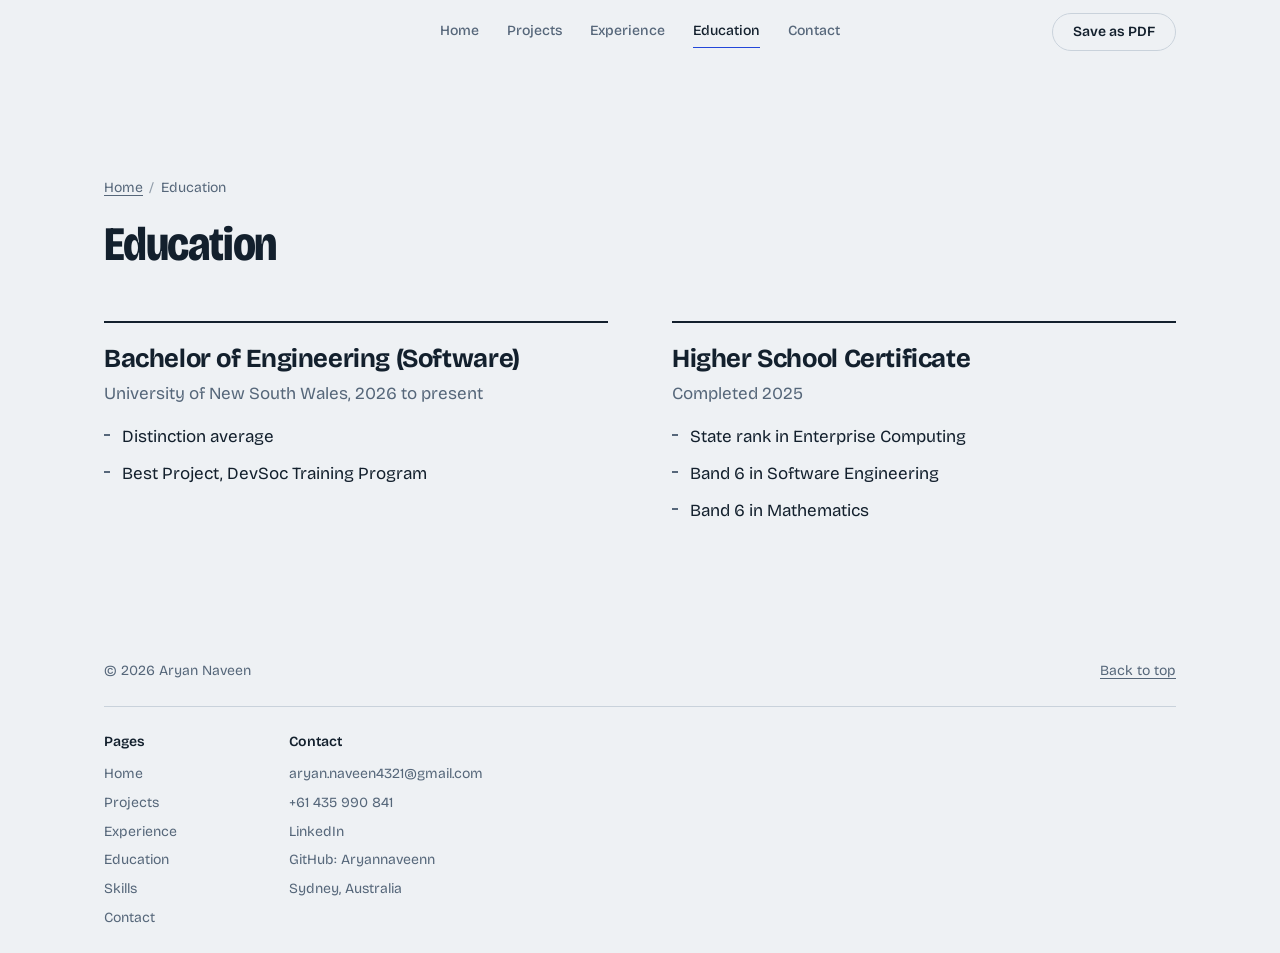
<file: education/index.html>
<!doctype html>
<html lang="en-AU">
<head>
  <meta charset="utf-8">
  <meta name="viewport" content="width=device-width, initial-scale=1">
  <title>Education | Aryan Naveen, Software Engineer</title>
  <meta name="description" content="Aryan Naveen studies a Bachelor of Engineering (Software) at UNSW with a Distinction average, after a state rank in HSC Enterprise Computing.">
  <meta name="author" content="Aryan Naveen">
  <meta name="robots" content="index, follow, max-image-preview:large">
  <link rel="canonical" href="https://aryannaveen.com/education/">

  <meta property="og:type" content="website">
  <meta property="og:site_name" content="Aryan Naveen">
  <meta property="og:locale" content="en_AU">
  <meta property="og:url" content="https://aryannaveen.com/education/">
  <meta property="og:title" content="Education | Aryan Naveen, Software Engineer">
  <meta property="og:description" content="Aryan Naveen studies a Bachelor of Engineering (Software) at UNSW with a Distinction average, after a state rank in HSC Enterprise Computing.">
  <meta property="og:image" content="https://aryannaveen.com/og-image.png">
  <meta property="og:image:width" content="1200">
  <meta property="og:image:height" content="630">
  <meta property="og:image:alt" content="Aryan Naveen, software engineer in Sydney">
  <meta name="twitter:card" content="summary_large_image">
  <meta name="twitter:title" content="Education | Aryan Naveen, Software Engineer">
  <meta name="twitter:description" content="Aryan Naveen studies a Bachelor of Engineering (Software) at UNSW with a Distinction average, after a state rank in HSC Enterprise Computing.">
  <meta name="twitter:image" content="https://aryannaveen.com/og-image.png">

  <meta name="theme-color" content="#EEF1F4">
  <link rel="icon" href="../favicon.svg" type="image/svg+xml">
  <link rel="icon" href="../favicon-48.png" type="image/png" sizes="48x48">
  <link rel="apple-touch-icon" href="../apple-touch-icon.png">
  <link rel="preconnect" href="https://fonts.googleapis.com">
  <link rel="preconnect" href="https://fonts.gstatic.com" crossorigin>
  <link href="https://fonts.googleapis.com/css2?family=Bricolage+Grotesque:opsz,wdth,wght@12..96,75..100,300..800&display=swap" rel="stylesheet">
  <link rel="stylesheet" href="../styles.css">

  <script type="application/ld+json">
  {
    "@context": "https://schema.org",
    "@graph": [
      {
        "@type": "WebPage",
        "@id": "https://aryannaveen.com/education/#webpage",
        "url": "https://aryannaveen.com/education/",
        "name": "Education | Aryan Naveen, Software Engineer",
        "description": "Aryan Naveen studies a Bachelor of Engineering (Software) at UNSW with a Distinction average, after a state rank in HSC Enterprise Computing.",
        "inLanguage": "en-AU",
        "isPartOf": {
          "@type": "WebSite",
          "@id": "https://aryannaveen.com/#website",
          "url": "https://aryannaveen.com/",
          "name": "Aryan Naveen"
        },
        "about": {
          "@type": "Person",
          "@id": "https://aryannaveen.com/#person",
          "name": "Aryan Naveen",
          "url": "https://aryannaveen.com/",
          "sameAs": [
            "https://www.linkedin.com/in/aryan-naveen-22b4a2272/",
            "https://github.com/Aryannaveenn"
          ]
        },
        "breadcrumb": {
          "@id": "https://aryannaveen.com/education/#breadcrumb"
        }
      },
      {
        "@type": "BreadcrumbList",
        "@id": "https://aryannaveen.com/education/#breadcrumb",
        "itemListElement": [
          {
            "@type": "ListItem",
            "position": 1,
            "name": "Home",
            "item": "https://aryannaveen.com/"
          },
          {
            "@type": "ListItem",
            "position": 2,
            "name": "Education",
            "item": "https://aryannaveen.com/education/"
          }
        ]
      }
    ]
  }
  </script>
</head>
<body>
  <a class="skip" href="#main">Skip to content</a>

  <header class="topbar" id="top">
    <div class="wrap topbar__inner">
      <nav class="nav" aria-label="Pages">
        <a href="/">Home</a>
        <a href="/projects/">Projects</a>
        <a href="/experience/">Experience</a>
        <a href="/education/" aria-current="page">Education</a>
        <a href="/contact/">Contact</a>
      </nav>
      <button class="btn btn--quiet print-btn" type="button" data-print>Save as PDF</button>
    </div>
  </header>

  <main id="main">
    <section class="section" id="education" aria-labelledby="education-title">
      <div class="wrap">
        <nav class="crumbs" aria-label="Breadcrumb">
          <ol>
            <li><a href="/">Home</a></li>
            <li aria-current="page">Education</li>
          </ol>
        </nav>
        <header class="section__head">
          <h1 id="education-title">Education</h1>
        </header>

        <div class="edu">
          <div class="edu__item">
            <h3>Bachelor of Engineering (Software)</h3>
            <p class="edu__where">University of New South Wales, 2026 to present</p>
            <ul>
              <li>Distinction average</li>
              <li>Best Project, DevSoc Training Program</li>
            </ul>
          </div>
          <div class="edu__item">
            <h3>Higher School Certificate</h3>
            <p class="edu__where">Completed 2025</p>
            <ul>
              <li>State rank in Enterprise Computing</li>
              <li>Band 6 in Software Engineering</li>
              <li>Band 6 in Mathematics</li>
            </ul>
          </div>
        </div>
      </div>
    </section>
  </main>

  <footer class="footer">
    <div class="wrap">
      <div class="footer__inner">
        <p>&copy; <span id="year">2026</span> Aryan Naveen</p>
        <a href="#top">Back to top</a>
      </div>

      <div class="footer__cols">
        <nav class="footer__col" aria-labelledby="footer-pages">
          <h2 id="footer-pages">Pages</h2>
          <ul>
            <li><a href="/">Home</a></li>
            <li><a href="/projects/">Projects</a></li>
            <li><a href="/experience/">Experience</a></li>
            <li><a href="/education/">Education</a></li>
            <li><a href="/skills/">Skills</a></li>
            <li><a href="/contact/">Contact</a></li>
          </ul>
        </nav>

        <div class="footer__col">
          <h2>Contact</h2>
          <ul>
            <li><a href="mailto:aryan.naveen4321@gmail.com">aryan.naveen4321@gmail.com</a></li>
            <li><a href="tel:+61435990841">+61 435 990 841</a></li>
            <li><a href="https://www.linkedin.com/in/aryan-naveen-22b4a2272/" target="_blank" rel="noopener me">LinkedIn</a></li>
            <li><a href="https://github.com/Aryannaveenn" target="_blank" rel="noopener me">GitHub: Aryannaveenn</a></li>
            <li>Sydney, Australia</li>
          </ul>
        </div>
      </div>
    </div>
  </footer>

  <script src="../main.js" defer></script>
</body>
</html>
</file>
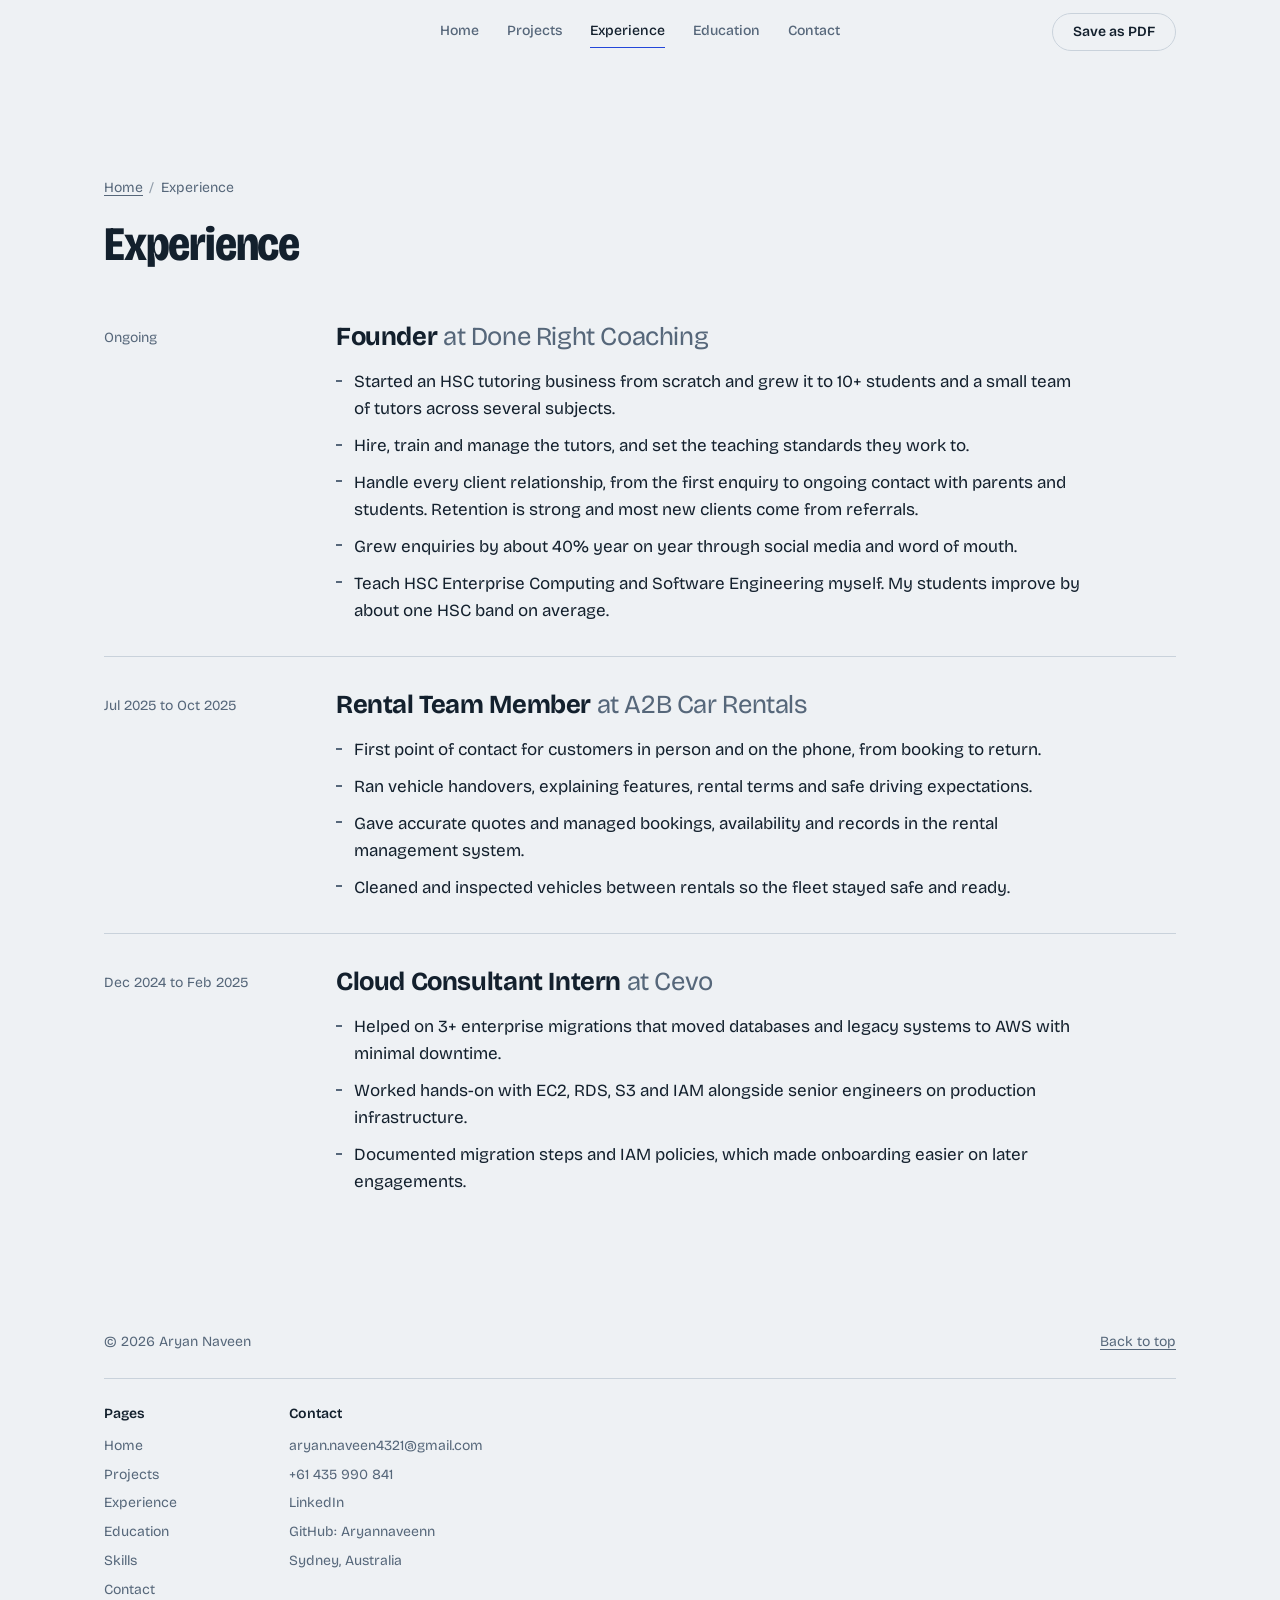
<file: experience/index.html>
<!doctype html>
<html lang="en-AU">
<head>
  <meta charset="utf-8">
  <meta name="viewport" content="width=device-width, initial-scale=1">
  <title>Experience | Aryan Naveen, Software Engineer</title>
  <meta name="description" content="Aryan Naveen&#x27;s experience: founder of Done Right Coaching, cloud consultant intern at Cevo on AWS migrations, and customer service at A2B Car Rentals.">
  <meta name="author" content="Aryan Naveen">
  <meta name="robots" content="index, follow, max-image-preview:large">
  <link rel="canonical" href="https://aryannaveen.com/experience/">

  <meta property="og:type" content="website">
  <meta property="og:site_name" content="Aryan Naveen">
  <meta property="og:locale" content="en_AU">
  <meta property="og:url" content="https://aryannaveen.com/experience/">
  <meta property="og:title" content="Experience | Aryan Naveen, Software Engineer">
  <meta property="og:description" content="Aryan Naveen&#x27;s experience: founder of Done Right Coaching, cloud consultant intern at Cevo on AWS migrations, and customer service at A2B Car Rentals.">
  <meta property="og:image" content="https://aryannaveen.com/og-image.png">
  <meta property="og:image:width" content="1200">
  <meta property="og:image:height" content="630">
  <meta property="og:image:alt" content="Aryan Naveen, software engineer in Sydney">
  <meta name="twitter:card" content="summary_large_image">
  <meta name="twitter:title" content="Experience | Aryan Naveen, Software Engineer">
  <meta name="twitter:description" content="Aryan Naveen&#x27;s experience: founder of Done Right Coaching, cloud consultant intern at Cevo on AWS migrations, and customer service at A2B Car Rentals.">
  <meta name="twitter:image" content="https://aryannaveen.com/og-image.png">

  <meta name="theme-color" content="#EEF1F4">
  <link rel="icon" href="../favicon.svg" type="image/svg+xml">
  <link rel="icon" href="../favicon-48.png" type="image/png" sizes="48x48">
  <link rel="apple-touch-icon" href="../apple-touch-icon.png">
  <link rel="preconnect" href="https://fonts.googleapis.com">
  <link rel="preconnect" href="https://fonts.gstatic.com" crossorigin>
  <link href="https://fonts.googleapis.com/css2?family=Bricolage+Grotesque:opsz,wdth,wght@12..96,75..100,300..800&display=swap" rel="stylesheet">
  <link rel="stylesheet" href="../styles.css">

  <script type="application/ld+json">
  {
    "@context": "https://schema.org",
    "@graph": [
      {
        "@type": "WebPage",
        "@id": "https://aryannaveen.com/experience/#webpage",
        "url": "https://aryannaveen.com/experience/",
        "name": "Experience | Aryan Naveen, Software Engineer",
        "description": "Aryan Naveen's experience: founder of Done Right Coaching, cloud consultant intern at Cevo on AWS migrations, and customer service at A2B Car Rentals.",
        "inLanguage": "en-AU",
        "isPartOf": {
          "@type": "WebSite",
          "@id": "https://aryannaveen.com/#website",
          "url": "https://aryannaveen.com/",
          "name": "Aryan Naveen"
        },
        "about": {
          "@type": "Person",
          "@id": "https://aryannaveen.com/#person",
          "name": "Aryan Naveen",
          "url": "https://aryannaveen.com/",
          "sameAs": [
            "https://www.linkedin.com/in/aryan-naveen-22b4a2272/",
            "https://github.com/Aryannaveenn"
          ]
        },
        "breadcrumb": {
          "@id": "https://aryannaveen.com/experience/#breadcrumb"
        }
      },
      {
        "@type": "BreadcrumbList",
        "@id": "https://aryannaveen.com/experience/#breadcrumb",
        "itemListElement": [
          {
            "@type": "ListItem",
            "position": 1,
            "name": "Home",
            "item": "https://aryannaveen.com/"
          },
          {
            "@type": "ListItem",
            "position": 2,
            "name": "Experience",
            "item": "https://aryannaveen.com/experience/"
          }
        ]
      }
    ]
  }
  </script>
</head>
<body>
  <a class="skip" href="#main">Skip to content</a>

  <header class="topbar" id="top">
    <div class="wrap topbar__inner">
      <nav class="nav" aria-label="Pages">
        <a href="/">Home</a>
        <a href="/projects/">Projects</a>
        <a href="/experience/" aria-current="page">Experience</a>
        <a href="/education/">Education</a>
        <a href="/contact/">Contact</a>
      </nav>
      <button class="btn btn--quiet print-btn" type="button" data-print>Save as PDF</button>
    </div>
  </header>

  <main id="main">
    <section class="section" id="experience" aria-labelledby="experience-title">
      <div class="wrap">
        <nav class="crumbs" aria-label="Breadcrumb">
          <ol>
            <li><a href="/">Home</a></li>
            <li aria-current="page">Experience</li>
          </ol>
        </nav>
        <header class="section__head">
          <h1 id="experience-title">Experience</h1>
        </header>

        <ol class="timeline">
          <li class="job">
            <div class="job__when">Ongoing</div>
            <div class="job__what">
              <h3>Founder <span class="job__at">at Done Right Coaching</span></h3>
              <ul>
                <li>Started an HSC tutoring business from scratch and grew it to 10+ students and a small team of tutors across several subjects.</li>
                <li>Hire, train and manage the tutors, and set the teaching standards they work to.</li>
                <li>Handle every client relationship, from the first enquiry to ongoing contact with parents and students. Retention is strong and most new clients come from referrals.</li>
                <li>Grew enquiries by about 40% year on year through social media and word of mouth.</li>
                <li>Teach HSC Enterprise Computing and Software Engineering myself. My students improve by about one HSC band on average.</li>
              </ul>
            </div>
          </li>

          <li class="job">
            <div class="job__when">Jul 2025 to Oct 2025</div>
            <div class="job__what">
              <h3>Rental Team Member <span class="job__at">at A2B Car Rentals</span></h3>
              <ul>
                <li>First point of contact for customers in person and on the phone, from booking to return.</li>
                <li>Ran vehicle handovers, explaining features, rental terms and safe driving expectations.</li>
                <li>Gave accurate quotes and managed bookings, availability and records in the rental management system.</li>
                <li>Cleaned and inspected vehicles between rentals so the fleet stayed safe and ready.</li>
              </ul>
            </div>
          </li>

          <li class="job">
            <div class="job__when">Dec 2024 to Feb 2025</div>
            <div class="job__what">
              <h3>Cloud Consultant Intern <span class="job__at">at Cevo</span></h3>
              <ul>
                <li>Helped on 3+ enterprise migrations that moved databases and legacy systems to AWS with minimal downtime.</li>
                <li>Worked hands-on with EC2, RDS, S3 and IAM alongside senior engineers on production infrastructure.</li>
                <li>Documented migration steps and IAM policies, which made onboarding easier on later engagements.</li>
              </ul>
            </div>
          </li>
        </ol>
      </div>
    </section>
  </main>

  <footer class="footer">
    <div class="wrap">
      <div class="footer__inner">
        <p>&copy; <span id="year">2026</span> Aryan Naveen</p>
        <a href="#top">Back to top</a>
      </div>

      <div class="footer__cols">
        <nav class="footer__col" aria-labelledby="footer-pages">
          <h2 id="footer-pages">Pages</h2>
          <ul>
            <li><a href="/">Home</a></li>
            <li><a href="/projects/">Projects</a></li>
            <li><a href="/experience/">Experience</a></li>
            <li><a href="/education/">Education</a></li>
            <li><a href="/skills/">Skills</a></li>
            <li><a href="/contact/">Contact</a></li>
          </ul>
        </nav>

        <div class="footer__col">
          <h2>Contact</h2>
          <ul>
            <li><a href="mailto:aryan.naveen4321@gmail.com">aryan.naveen4321@gmail.com</a></li>
            <li><a href="tel:+61435990841">+61 435 990 841</a></li>
            <li><a href="https://www.linkedin.com/in/aryan-naveen-22b4a2272/" target="_blank" rel="noopener me">LinkedIn</a></li>
            <li><a href="https://github.com/Aryannaveenn" target="_blank" rel="noopener me">GitHub: Aryannaveenn</a></li>
            <li>Sydney, Australia</li>
          </ul>
        </div>
      </div>
    </div>
  </footer>

  <script src="../main.js" defer></script>
</body>
</html>
</file>
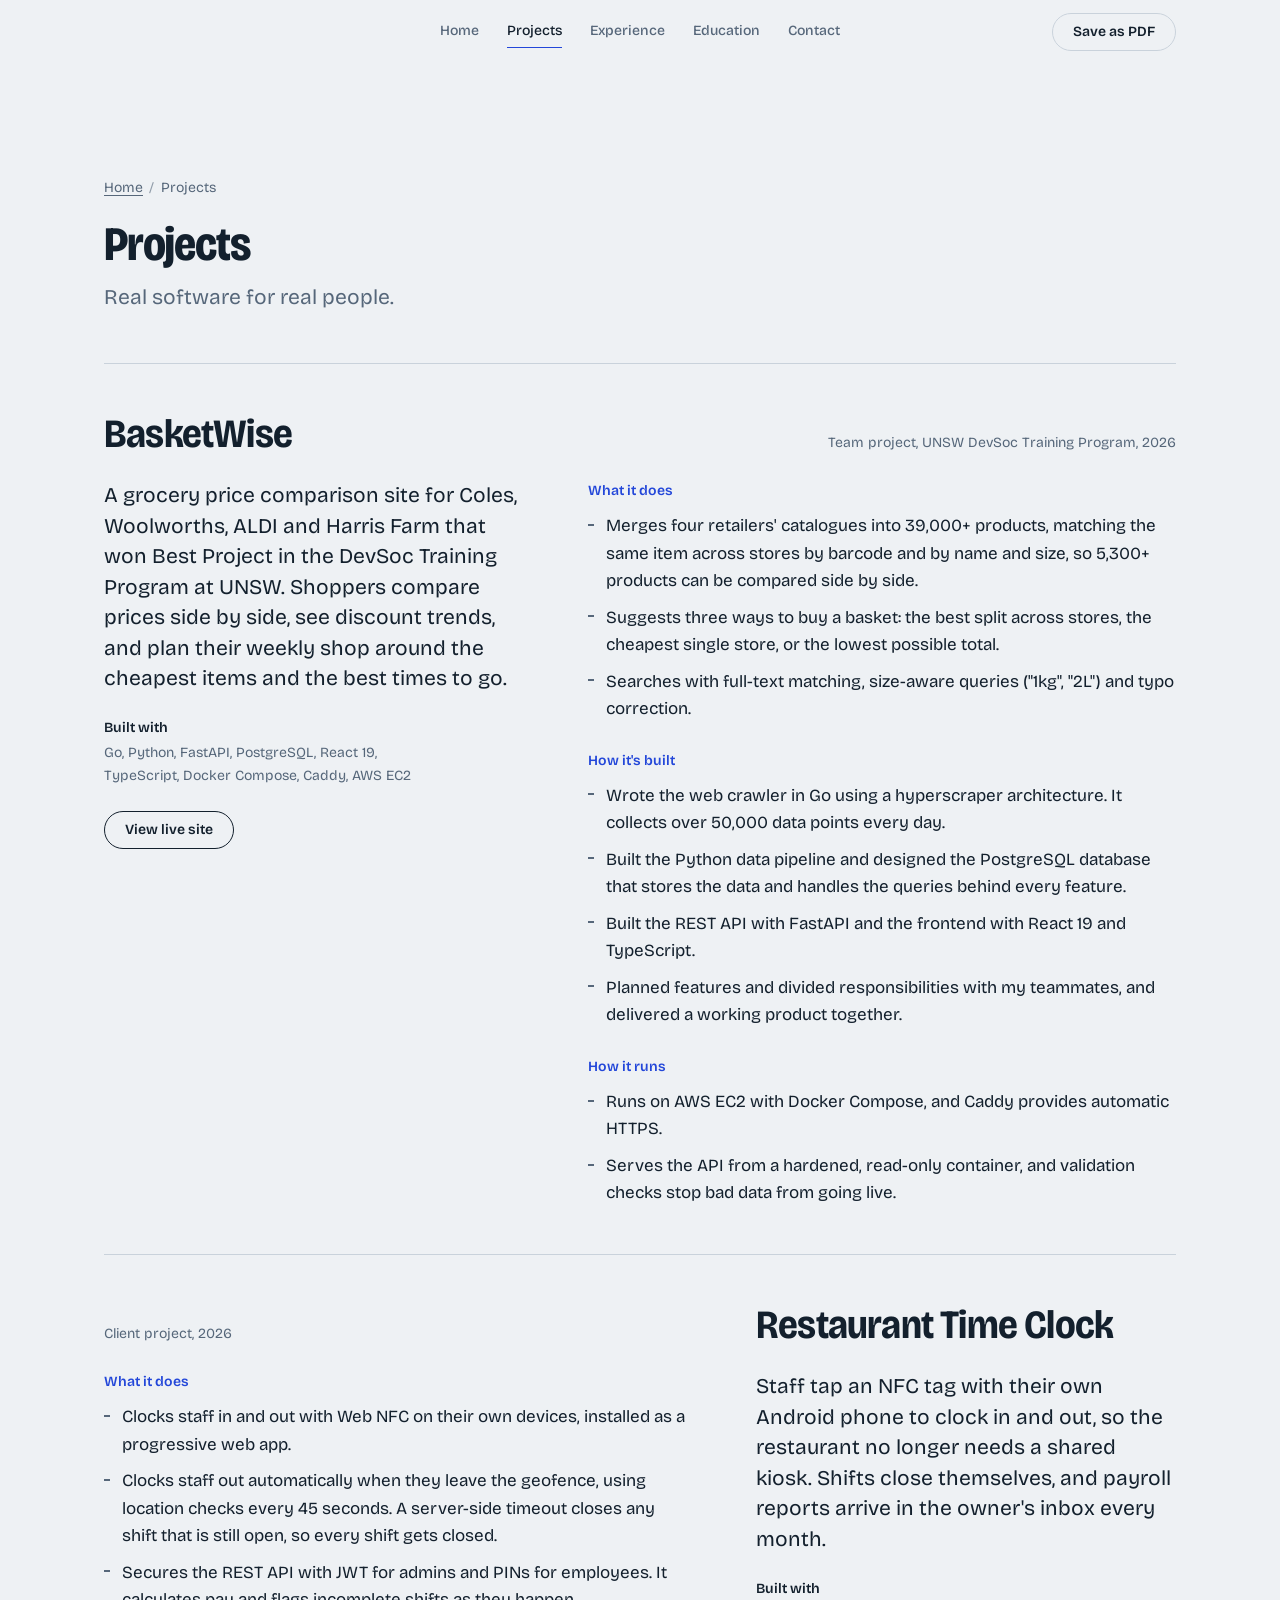
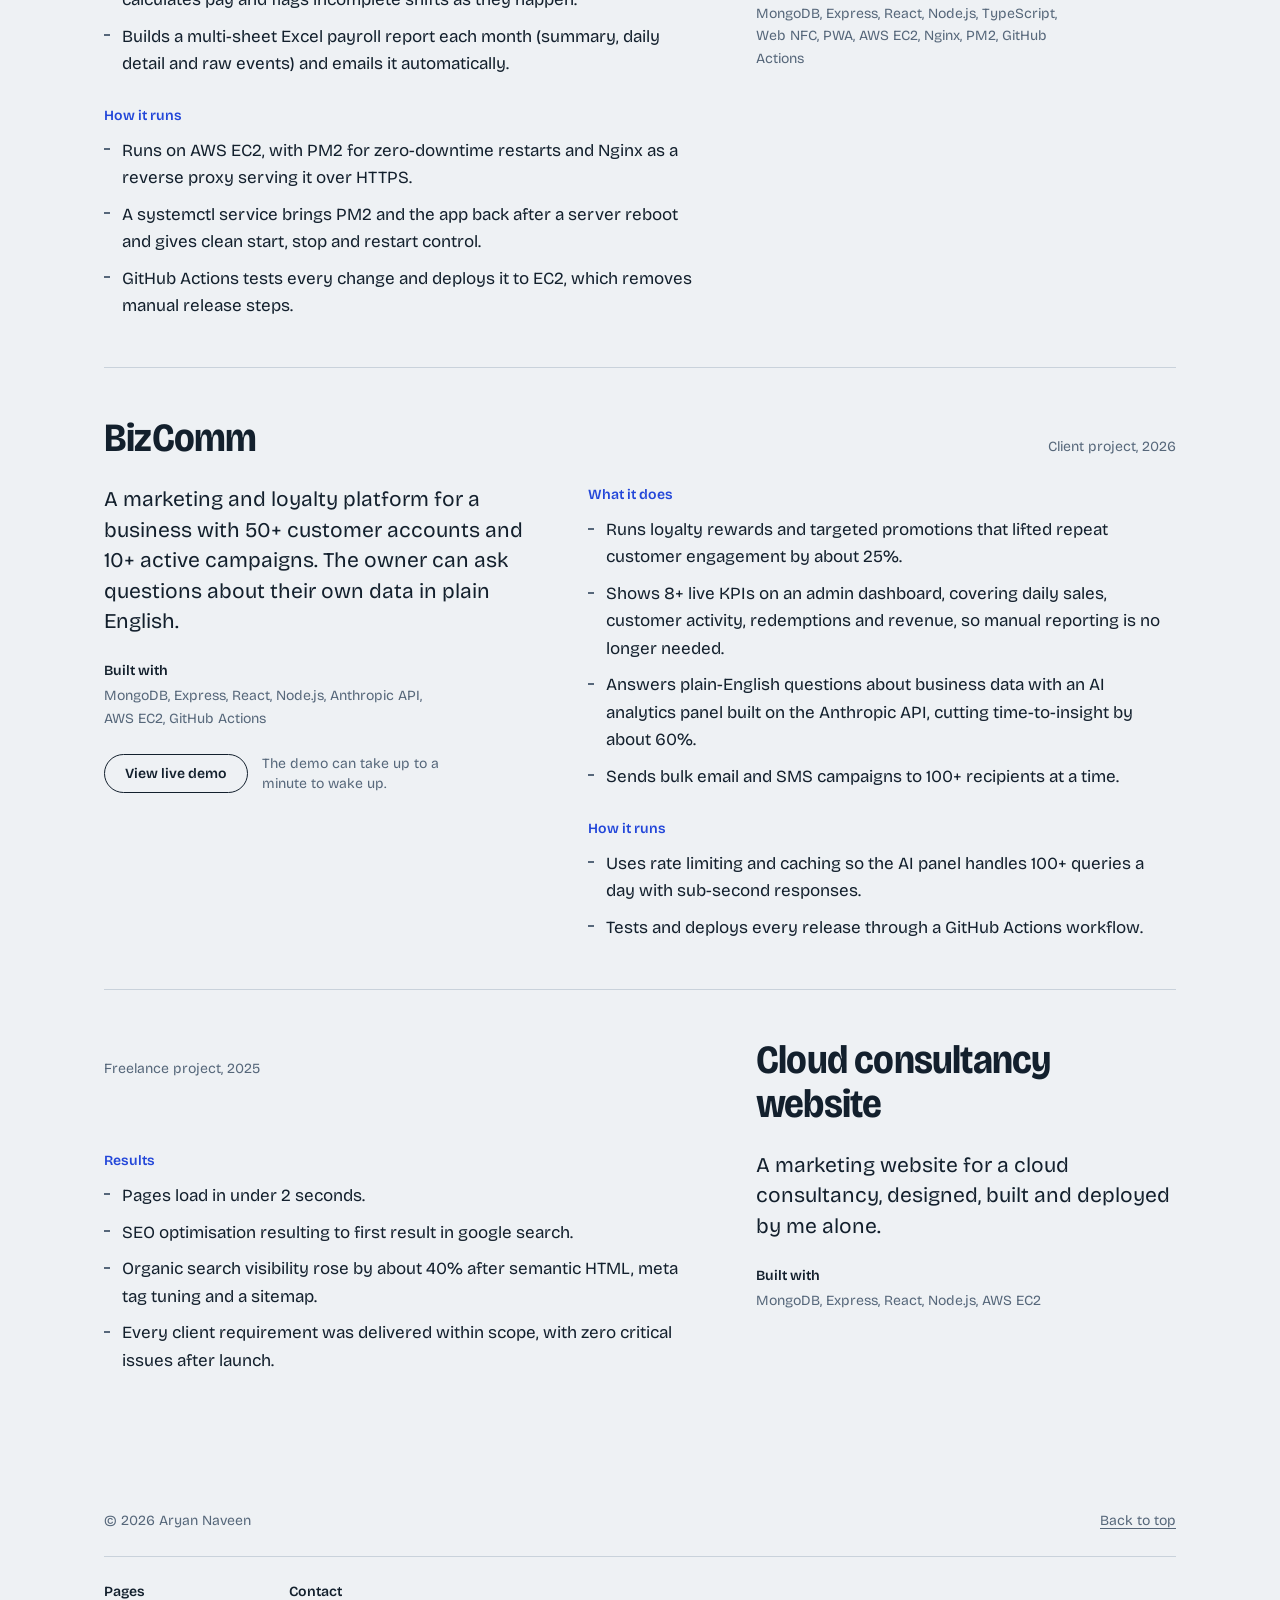
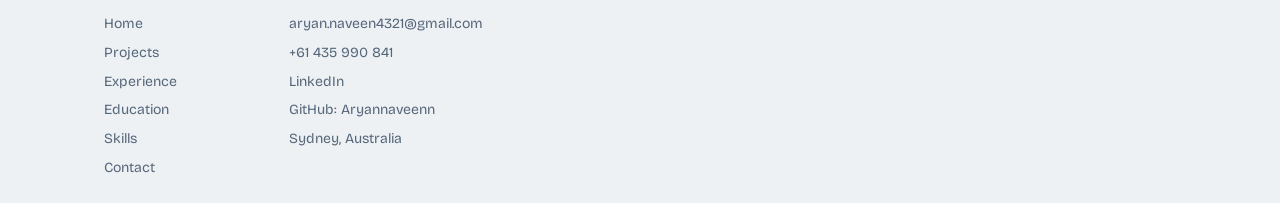
<file: projects/index.html>
<!doctype html>
<html lang="en-AU">
<head>
  <meta charset="utf-8">
  <meta name="viewport" content="width=device-width, initial-scale=1">
  <title>Projects | Aryan Naveen, Software Engineer</title>
  <meta name="description" content="Projects by Aryan Naveen: an NFC restaurant time clock, the BizComm loyalty platform, BasketWise (Best Project at UNSW DevSoc) and a cloud consultancy website.">
  <meta name="author" content="Aryan Naveen">
  <meta name="robots" content="index, follow, max-image-preview:large">
  <link rel="canonical" href="https://aryannaveen.com/projects/">

  <meta property="og:type" content="website">
  <meta property="og:site_name" content="Aryan Naveen">
  <meta property="og:locale" content="en_AU">
  <meta property="og:url" content="https://aryannaveen.com/projects/">
  <meta property="og:title" content="Projects | Aryan Naveen, Software Engineer">
  <meta property="og:description" content="Projects by Aryan Naveen: an NFC restaurant time clock, the BizComm loyalty platform, BasketWise (Best Project at UNSW DevSoc) and a cloud consultancy website.">
  <meta property="og:image" content="https://aryannaveen.com/og-image.png">
  <meta property="og:image:width" content="1200">
  <meta property="og:image:height" content="630">
  <meta property="og:image:alt" content="Aryan Naveen, software engineer in Sydney">
  <meta name="twitter:card" content="summary_large_image">
  <meta name="twitter:title" content="Projects | Aryan Naveen, Software Engineer">
  <meta name="twitter:description" content="Projects by Aryan Naveen: an NFC restaurant time clock, the BizComm loyalty platform, BasketWise (Best Project at UNSW DevSoc) and a cloud consultancy website.">
  <meta name="twitter:image" content="https://aryannaveen.com/og-image.png">

  <meta name="theme-color" content="#EEF1F4">
  <link rel="icon" href="../favicon.svg" type="image/svg+xml">
  <link rel="icon" href="../favicon-48.png" type="image/png" sizes="48x48">
  <link rel="apple-touch-icon" href="../apple-touch-icon.png">
  <link rel="preconnect" href="https://fonts.googleapis.com">
  <link rel="preconnect" href="https://fonts.gstatic.com" crossorigin>
  <link href="https://fonts.googleapis.com/css2?family=Bricolage+Grotesque:opsz,wdth,wght@12..96,75..100,300..800&display=swap" rel="stylesheet">
  <link rel="stylesheet" href="../styles.css">

  <script type="application/ld+json">
  {
    "@context": "https://schema.org",
    "@graph": [
      {
        "@type": "WebPage",
        "@id": "https://aryannaveen.com/projects/#webpage",
        "url": "https://aryannaveen.com/projects/",
        "name": "Projects | Aryan Naveen, Software Engineer",
        "description": "Projects by Aryan Naveen: an NFC restaurant time clock, the BizComm loyalty platform, BasketWise (Best Project at UNSW DevSoc) and a cloud consultancy website.",
        "inLanguage": "en-AU",
        "isPartOf": {
          "@type": "WebSite",
          "@id": "https://aryannaveen.com/#website",
          "url": "https://aryannaveen.com/",
          "name": "Aryan Naveen"
        },
        "about": {
          "@type": "Person",
          "@id": "https://aryannaveen.com/#person",
          "name": "Aryan Naveen",
          "url": "https://aryannaveen.com/",
          "sameAs": [
            "https://www.linkedin.com/in/aryan-naveen-22b4a2272/",
            "https://github.com/Aryannaveenn"
          ]
        },
        "breadcrumb": {
          "@id": "https://aryannaveen.com/projects/#breadcrumb"
        }
      },
      {
        "@type": "BreadcrumbList",
        "@id": "https://aryannaveen.com/projects/#breadcrumb",
        "itemListElement": [
          {
            "@type": "ListItem",
            "position": 1,
            "name": "Home",
            "item": "https://aryannaveen.com/"
          },
          {
            "@type": "ListItem",
            "position": 2,
            "name": "Projects",
            "item": "https://aryannaveen.com/projects/"
          }
        ]
      }
    ]
  }
  </script>
</head>
<body>
  <a class="skip" href="#main">Skip to content</a>

  <header class="topbar" id="top">
    <div class="wrap topbar__inner">
      <nav class="nav" aria-label="Pages">
        <a href="/">Home</a>
        <a href="/projects/" aria-current="page">Projects</a>
        <a href="/experience/">Experience</a>
        <a href="/education/">Education</a>
        <a href="/contact/">Contact</a>
      </nav>
      <button class="btn btn--quiet print-btn" type="button" data-print>Save as PDF</button>
    </div>
  </header>

  <main id="main">
    <section class="section" id="projects" aria-labelledby="projects-title">
      <div class="wrap">
        <nav class="crumbs" aria-label="Breadcrumb">
          <ol>
            <li><a href="/">Home</a></li>
            <li aria-current="page">Projects</li>
          </ol>
        </nav>
        <header class="section__head">
          <h1 id="projects-title">Projects</h1>
          <p>Real software for real people.</p>
        </header>

        <article class="project">
          <div class="project__head">
            <h3>BasketWise</h3>
            <p class="project__meta">Team project, UNSW DevSoc Training Program, 2026</p>
          </div>
          <div class="project__body">
            <div class="project__intro">
              <p class="project__summary">
                A grocery price comparison site for Coles, Woolworths, ALDI and Harris Farm that won Best Project in the DevSoc Training Program at UNSW. Shoppers compare prices side by side, see discount trends, and plan their weekly shop around the cheapest items and the best times to go.
              </p>
              <p class="stack"><span>Built with</span> Go, Python, FastAPI, PostgreSQL, React 19, TypeScript, Docker Compose, Caddy, AWS EC2</p>
              <p class="project__links">
                <a class="btn btn--line project__demo" href="https://basketwise.aryannaveen.com/" target="_blank" rel="noopener">View live site</a>
              </p>
            </div>
            <div class="project__detail">
              <h4>What it does</h4>
              <ul>
                <li>Merges four retailers' catalogues into 39,000+ products, matching the same item across stores by barcode and by name and size, so 5,300+ products can be compared side by side.</li>
                <li>Suggests three ways to buy a basket: the best split across stores, the cheapest single store, or the lowest possible total.</li>
                <li>Searches with full-text matching, size-aware queries ("1kg", "2L") and typo correction.</li>
              </ul>
              <h4>How it's built</h4>
              <ul>
                <li>Wrote the web crawler in Go using a hyperscraper architecture. It collects over 50,000 data points every day.</li>
                <li>Built the Python data pipeline and designed the PostgreSQL database that stores the data and handles the queries behind every feature.</li>
                <li>Built the REST API with FastAPI and the frontend with React 19 and TypeScript.</li>
                <li>Planned features and divided responsibilities with my teammates, and delivered a working product together.</li>
              </ul>
              <h4>How it runs</h4>
              <ul>
                <li>Runs on AWS EC2 with Docker Compose, and Caddy provides automatic HTTPS.</li>
                <li>Serves the API from a hardened, read-only container, and validation checks stop bad data from going live.</li>
              </ul>
            </div>
          </div>
        </article>

        <article class="project">
          <div class="project__head">
            <h3>Restaurant Time Clock</h3>
            <p class="project__meta">Client project, 2026</p>
          </div>
          <div class="project__body">
            <div class="project__intro">
              <p class="project__summary">
                Staff tap an NFC tag with their own Android phone to clock in and out, so the restaurant no longer needs a shared kiosk. Shifts close themselves, and payroll reports arrive in the owner's inbox every month.
              </p>
              <p class="stack"><span>Built with</span> MongoDB, Express, React, Node.js, TypeScript, Web NFC, PWA, AWS EC2, Nginx, PM2, GitHub Actions</p>
            </div>
            <div class="project__detail">
              <h4>What it does</h4>
              <ul>
                <li>Clocks staff in and out with Web NFC on their own devices, installed as a progressive web app.</li>
                <li>Clocks staff out automatically when they leave the geofence, using location checks every 45 seconds. A server-side timeout closes any shift that is still open, so every shift gets closed.</li>
                <li>Secures the REST API with JWT for admins and PINs for employees. It calculates pay and flags incomplete shifts as they happen.</li>
                <li>Builds a multi-sheet Excel payroll report each month (summary, daily detail and raw events) and emails it automatically.</li>
              </ul>
              <h4>How it runs</h4>
              <ul>
                <li>Runs on AWS EC2, with PM2 for zero-downtime restarts and Nginx as a reverse proxy serving it over HTTPS.</li>
                <li>A systemctl service brings PM2 and the app back after a server reboot and gives clean start, stop and restart control.</li>
                <li>GitHub Actions tests every change and deploys it to EC2, which removes manual release steps.</li>
              </ul>
            </div>
          </div>
        </article>

        <article class="project">
          <div class="project__head">
            <h3>BizComm</h3>
            <p class="project__meta">Client project, 2026</p>
          </div>
          <div class="project__body">
            <div class="project__intro">
              <p class="project__summary">
                A marketing and loyalty platform for a business with 50+ customer accounts and 10+ active campaigns. The owner can ask questions about their own data in plain English.
              </p>
              <p class="stack"><span>Built with</span> MongoDB, Express, React, Node.js, Anthropic API, AWS EC2, GitHub Actions</p>
              <p class="project__links">
                <a class="btn btn--line project__demo" href="https://bizcomm.aryannaveen.com/dashboard" target="_blank" rel="noopener">View live demo</a>
                <span class="project__note">The demo can take up to a minute to wake up.</span>
              </p>
            </div>
            <div class="project__detail">
              <h4>What it does</h4>
              <ul>
                <li>Runs loyalty rewards and targeted promotions that lifted repeat customer engagement by about 25%.</li>
                <li>Shows 8+ live KPIs on an admin dashboard, covering daily sales, customer activity, redemptions and revenue, so manual reporting is no longer needed.</li>
                <li>Answers plain-English questions about business data with an AI analytics panel built on the Anthropic API, cutting time-to-insight by about 60%.</li>
                <li>Sends bulk email and SMS campaigns to 100+ recipients at a time.</li>
              </ul>
              <h4>How it runs</h4>
              <ul>
                <li>Uses rate limiting and caching so the AI panel handles 100+ queries a day with sub-second responses.</li>
                <li>Tests and deploys every release through a GitHub Actions workflow.</li>
              </ul>
            </div>
          </div>
        </article>

        <article class="project">
          <div class="project__head">
            <h3>Cloud consultancy website</h3>
            <p class="project__meta">Freelance project, 2025</p>
          </div>
          <div class="project__body">
            <div class="project__intro">
              <p class="project__summary">
                A marketing website for a cloud consultancy, designed, built and deployed by me alone.
              </p>
              <p class="stack"><span>Built with</span> MongoDB, Express, React, Node.js, AWS EC2</p>
            </div>
            <div class="project__detail">
              <h4>Results</h4>
              <ul>
                <li>Pages load in under 2 seconds.</li>
                <li>SEO optimisation resulting to first result in google search.</li>
                <li>Organic search visibility rose by about 40% after semantic HTML, meta tag tuning and a sitemap.</li>
                <li>Every client requirement was delivered within scope, with zero critical issues after launch.</li>
              </ul>
            </div>
          </div>
        </article>
      </div>
    </section>
  </main>

  <footer class="footer">
    <div class="wrap">
      <div class="footer__inner">
        <p>&copy; <span id="year">2026</span> Aryan Naveen</p>
        <a href="#top">Back to top</a>
      </div>

      <div class="footer__cols">
        <nav class="footer__col" aria-labelledby="footer-pages">
          <h2 id="footer-pages">Pages</h2>
          <ul>
            <li><a href="/">Home</a></li>
            <li><a href="/projects/">Projects</a></li>
            <li><a href="/experience/">Experience</a></li>
            <li><a href="/education/">Education</a></li>
            <li><a href="/skills/">Skills</a></li>
            <li><a href="/contact/">Contact</a></li>
          </ul>
        </nav>

        <div class="footer__col">
          <h2>Contact</h2>
          <ul>
            <li><a href="mailto:aryan.naveen4321@gmail.com">aryan.naveen4321@gmail.com</a></li>
            <li><a href="tel:+61435990841">+61 435 990 841</a></li>
            <li><a href="https://www.linkedin.com/in/aryan-naveen-22b4a2272/" target="_blank" rel="noopener me">LinkedIn</a></li>
            <li><a href="https://github.com/Aryannaveenn" target="_blank" rel="noopener me">GitHub: Aryannaveenn</a></li>
            <li>Sydney, Australia</li>
          </ul>
        </div>
      </div>
    </div>
  </footer>

  <script src="../main.js" defer></script>
</body>
</html>
</file>
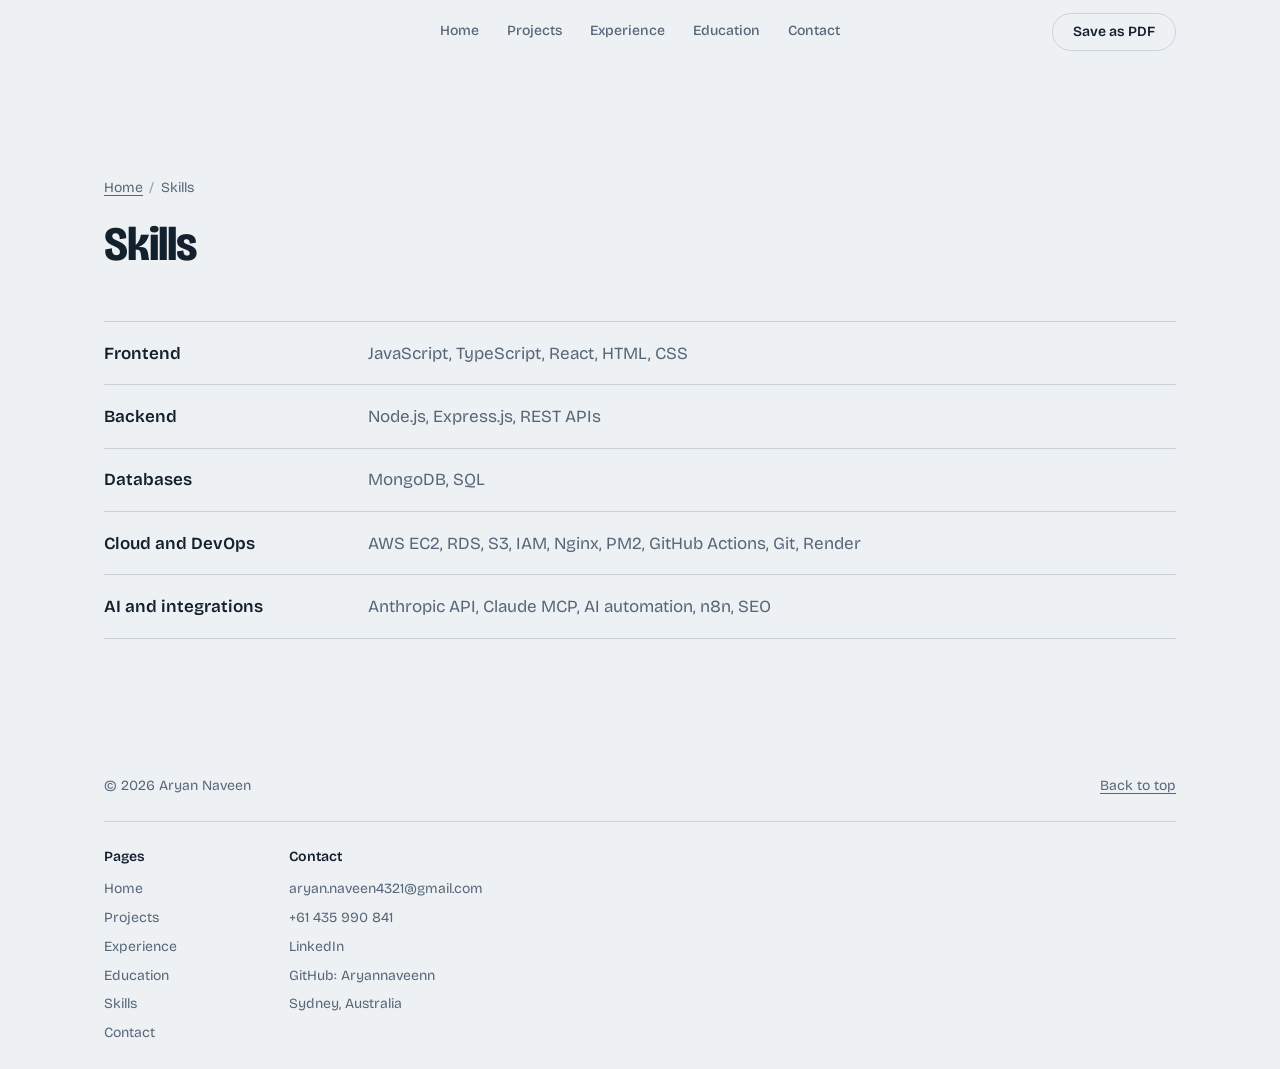
<file: skills/index.html>
<!doctype html>
<html lang="en-AU">
<head>
  <meta charset="utf-8">
  <meta name="viewport" content="width=device-width, initial-scale=1">
  <title>Skills | Aryan Naveen, Software Engineer</title>
  <meta name="description" content="Aryan Naveen&#x27;s technical skills: JavaScript, TypeScript, React, Node.js, Express, MongoDB, SQL, AWS, Nginx, GitHub Actions and the Anthropic API.">
  <meta name="author" content="Aryan Naveen">
  <meta name="robots" content="index, follow, max-image-preview:large">
  <link rel="canonical" href="https://aryannaveen.com/skills/">

  <meta property="og:type" content="website">
  <meta property="og:site_name" content="Aryan Naveen">
  <meta property="og:locale" content="en_AU">
  <meta property="og:url" content="https://aryannaveen.com/skills/">
  <meta property="og:title" content="Skills | Aryan Naveen, Software Engineer">
  <meta property="og:description" content="Aryan Naveen&#x27;s technical skills: JavaScript, TypeScript, React, Node.js, Express, MongoDB, SQL, AWS, Nginx, GitHub Actions and the Anthropic API.">
  <meta property="og:image" content="https://aryannaveen.com/og-image.png">
  <meta property="og:image:width" content="1200">
  <meta property="og:image:height" content="630">
  <meta property="og:image:alt" content="Aryan Naveen, software engineer in Sydney">
  <meta name="twitter:card" content="summary_large_image">
  <meta name="twitter:title" content="Skills | Aryan Naveen, Software Engineer">
  <meta name="twitter:description" content="Aryan Naveen&#x27;s technical skills: JavaScript, TypeScript, React, Node.js, Express, MongoDB, SQL, AWS, Nginx, GitHub Actions and the Anthropic API.">
  <meta name="twitter:image" content="https://aryannaveen.com/og-image.png">

  <meta name="theme-color" content="#EEF1F4">
  <link rel="icon" href="../favicon.svg" type="image/svg+xml">
  <link rel="icon" href="../favicon-48.png" type="image/png" sizes="48x48">
  <link rel="apple-touch-icon" href="../apple-touch-icon.png">
  <link rel="preconnect" href="https://fonts.googleapis.com">
  <link rel="preconnect" href="https://fonts.gstatic.com" crossorigin>
  <link href="https://fonts.googleapis.com/css2?family=Bricolage+Grotesque:opsz,wdth,wght@12..96,75..100,300..800&display=swap" rel="stylesheet">
  <link rel="stylesheet" href="../styles.css">

  <script type="application/ld+json">
  {
    "@context": "https://schema.org",
    "@graph": [
      {
        "@type": "WebPage",
        "@id": "https://aryannaveen.com/skills/#webpage",
        "url": "https://aryannaveen.com/skills/",
        "name": "Skills | Aryan Naveen, Software Engineer",
        "description": "Aryan Naveen's technical skills: JavaScript, TypeScript, React, Node.js, Express, MongoDB, SQL, AWS, Nginx, GitHub Actions and the Anthropic API.",
        "inLanguage": "en-AU",
        "isPartOf": {
          "@type": "WebSite",
          "@id": "https://aryannaveen.com/#website",
          "url": "https://aryannaveen.com/",
          "name": "Aryan Naveen"
        },
        "about": {
          "@type": "Person",
          "@id": "https://aryannaveen.com/#person",
          "name": "Aryan Naveen",
          "url": "https://aryannaveen.com/",
          "sameAs": [
            "https://www.linkedin.com/in/aryan-naveen-22b4a2272/",
            "https://github.com/Aryannaveenn"
          ]
        },
        "breadcrumb": {
          "@id": "https://aryannaveen.com/skills/#breadcrumb"
        }
      },
      {
        "@type": "BreadcrumbList",
        "@id": "https://aryannaveen.com/skills/#breadcrumb",
        "itemListElement": [
          {
            "@type": "ListItem",
            "position": 1,
            "name": "Home",
            "item": "https://aryannaveen.com/"
          },
          {
            "@type": "ListItem",
            "position": 2,
            "name": "Skills",
            "item": "https://aryannaveen.com/skills/"
          }
        ]
      }
    ]
  }
  </script>
</head>
<body>
  <a class="skip" href="#main">Skip to content</a>

  <header class="topbar" id="top">
    <div class="wrap topbar__inner">
      <nav class="nav" aria-label="Pages">
        <a href="/">Home</a>
        <a href="/projects/">Projects</a>
        <a href="/experience/">Experience</a>
        <a href="/education/">Education</a>
        <a href="/contact/">Contact</a>
      </nav>
      <button class="btn btn--quiet print-btn" type="button" data-print>Save as PDF</button>
    </div>
  </header>

  <main id="main">
    <section class="section" id="skills" aria-labelledby="skills-title">
      <div class="wrap">
        <nav class="crumbs" aria-label="Breadcrumb">
          <ol>
            <li><a href="/">Home</a></li>
            <li aria-current="page">Skills</li>
          </ol>
        </nav>
        <header class="section__head">
          <h1 id="skills-title">Skills</h1>
        </header>

        <dl class="skills">
          <div><dt>Frontend</dt><dd>JavaScript, TypeScript, React, HTML, CSS</dd></div>
          <div><dt>Backend</dt><dd>Node.js, Express.js, REST APIs</dd></div>
          <div><dt>Databases</dt><dd>MongoDB, SQL</dd></div>
          <div><dt>Cloud and DevOps</dt><dd>AWS EC2, RDS, S3, IAM, Nginx, PM2, GitHub Actions, Git, Render</dd></div>
          <div><dt>AI and integrations</dt><dd>Anthropic API, Claude MCP, AI automation, n8n, SEO</dd></div>
        </dl>
      </div>
    </section>
  </main>

  <footer class="footer">
    <div class="wrap">
      <div class="footer__inner">
        <p>&copy; <span id="year">2026</span> Aryan Naveen</p>
        <a href="#top">Back to top</a>
      </div>

      <div class="footer__cols">
        <nav class="footer__col" aria-labelledby="footer-pages">
          <h2 id="footer-pages">Pages</h2>
          <ul>
            <li><a href="/">Home</a></li>
            <li><a href="/projects/">Projects</a></li>
            <li><a href="/experience/">Experience</a></li>
            <li><a href="/education/">Education</a></li>
            <li><a href="/skills/">Skills</a></li>
            <li><a href="/contact/">Contact</a></li>
          </ul>
        </nav>

        <div class="footer__col">
          <h2>Contact</h2>
          <ul>
            <li><a href="mailto:aryan.naveen4321@gmail.com">aryan.naveen4321@gmail.com</a></li>
            <li><a href="tel:+61435990841">+61 435 990 841</a></li>
            <li><a href="https://www.linkedin.com/in/aryan-naveen-22b4a2272/" target="_blank" rel="noopener me">LinkedIn</a></li>
            <li><a href="https://github.com/Aryannaveenn" target="_blank" rel="noopener me">GitHub: Aryannaveenn</a></li>
            <li>Sydney, Australia</li>
          </ul>
        </div>
      </div>
    </div>
  </footer>

  <script src="../main.js" defer></script>
</body>
</html>
</file>
<file: styles.css>
/* ---------- Tokens ---------- */
:root {
  --bg: #EEF1F4;
  --bg-alt: #E3E8EE;
  --surface: #F8FAFB;
  --ink: #13202D;
  --muted: #56677A;
  --rule: #C9D2DB;
  --accent: #2347D9;
  --accent-ink: #FFFFFF;
  --focus: #2347D9;

  --font: "Bricolage Grotesque", ui-sans-serif, system-ui, -apple-system, "Segoe UI", sans-serif;

  /* Type scale (modular, ~1.25) */
  --step--1: 0.875rem;
  --step-0: 1.0625rem;
  --step-1: 1.3125rem;
  --step-2: 1.625rem;
  --step-3: clamp(2rem, 1.4rem + 2.4vw, 3rem);

  --wrap: 72rem;
  --gutter: clamp(1rem, 4vw, 2.5rem);
  --section-space: clamp(4rem, 3rem + 5vw, 7.5rem);
}

@media (prefers-color-scheme: dark) {
  :root:not([data-theme="light"]) {
    --bg: #0F1924;
    --bg-alt: #142130;
    --surface: #182636;
    --ink: #E5EBF1;
    --muted: #93A3B4;
    --rule: #2A3B4D;
    --accent: #7E9BFF;
    --accent-ink: #0F1924;
    --focus: #9DB3FF;
  }
}
:root[data-theme="dark"] {
  --bg: #0F1924;
  --bg-alt: #142130;
  --surface: #182636;
  --ink: #E5EBF1;
  --muted: #93A3B4;
  --rule: #2A3B4D;
  --accent: #7E9BFF;
  --accent-ink: #0F1924;
  --focus: #9DB3FF;
}

/* ---------- Base ---------- */
*, *::before, *::after { box-sizing: border-box; }

html {
  scroll-behavior: smooth;
  scroll-padding-top: 5rem;
  -webkit-text-size-adjust: 100%;
}

body {
  margin: 0;
  background: var(--bg);
  color: var(--ink);
  font-family: var(--font);
  font-size: var(--step-0);
  font-variation-settings: "opsz" 14;
  line-height: 1.6;
  -webkit-font-smoothing: antialiased;
  overflow-x: hidden;
}

h1, h2, h3, h4, p, ul, ol, dl, dd { margin: 0; }
ul, ol { padding: 0; }

a { color: inherit; text-decoration-thickness: 1px; text-underline-offset: 0.2em; }
a:hover { color: var(--accent); }

:focus-visible {
  outline: 2px solid var(--focus);
  outline-offset: 3px;
  border-radius: 4px;
}

.wrap {
  width: 100%;
  max-width: var(--wrap);
  margin-inline: auto;
  padding-inline: var(--gutter);
}

.skip {
  position: absolute;
  left: 1rem;
  top: -3rem;
  z-index: 100;
  padding: 0.5rem 1rem;
  background: var(--accent);
  color: var(--accent-ink);
  border-radius: 6px;
}
.skip:focus { top: 1rem; }

/* ---------- Buttons ---------- */
.btn {
  display: inline-flex;
  align-items: center;
  gap: 0.5rem;
  padding: 0.7rem 1.25rem;
  border-radius: 999px;
  font: inherit;
  font-size: var(--step--1);
  font-weight: 600;
  line-height: 1;
  text-decoration: none;
  cursor: pointer;
  border: 1.5px solid transparent;
  transition: background-color 0.15s ease, color 0.15s ease, border-color 0.15s ease;
}
.btn--solid { background: var(--accent); color: var(--accent-ink); }
.btn--solid:hover { background: var(--ink); color: var(--bg); }
.btn--line { border-color: var(--ink); color: var(--ink); }
.btn--line:hover { background: var(--ink); color: var(--bg); }
.btn--quiet { background: transparent; color: var(--ink); border-color: var(--rule); }
.btn--quiet:hover { border-color: var(--ink); color: var(--ink); }

/* ---------- Top bar ---------- */
.topbar {
  position: sticky;
  top: 0;
  z-index: 50;
  background: color-mix(in srgb, var(--bg) 88%, transparent);
  backdrop-filter: blur(10px);
  -webkit-backdrop-filter: blur(10px);
  border-bottom: 1px solid transparent;
  transition: border-color 0.2s ease;
}
.topbar.is-scrolled { border-bottom-color: var(--rule); }

/* Three columns with equal outer tracks keep the nav at the true centre */
.topbar__inner {
  display: grid;
  grid-template-columns: 1fr auto 1fr;
  align-items: center;
  gap: 1.5rem;
  height: 4rem;
}

.nav {
  grid-column: 2;
  display: flex;
  justify-content: center;
  gap: 1.75rem;
}
.print-btn { grid-column: 3; justify-self: end; }
.nav a {
  font-size: var(--step--1);
  font-weight: 500;
  text-decoration: none;
  color: var(--muted);
  padding-block: 0.25rem;
  border-bottom: 1.5px solid transparent;
}
.nav a:hover { color: var(--ink); }
.nav a.is-active,
.nav a[aria-current="page"] { color: var(--ink); border-bottom-color: var(--accent); }

@media (max-width: 720px) {
  .topbar__inner { grid-template-columns: 1fr; }
  .nav { grid-column: 1; gap: clamp(0.55rem, 3vw, 1.75rem); }
  .print-btn { display: none; }
}

/* ---------- Hero ---------- */
.hero {
  overflow-x: clip;
  padding-top: clamp(2.5rem, 2rem + 4vw, 5rem);
  padding-bottom: clamp(3rem, 2rem + 4vw, 5rem);
}

.hero__role {
  font-size: var(--step-0);
  font-weight: 500;
  color: var(--muted);
  margin-bottom: 0.75rem;
}

.hero__name {
  font-size: clamp(4.25rem, 1rem + 21vw, 19rem);
  font-weight: 800;
  font-variation-settings: "opsz" 96, "wdth" 75;
  line-height: 0.84;
  letter-spacing: -0.035em;
  margin-left: -0.04em;
}
.hero__stage { position: relative; }
.hero__name { position: relative; z-index: 1; }

/* ---------- Waving person (stands behind the name) ---------- */
.greeter {
  position: absolute;
  right: clamp(-0.5rem, 14vw - 4rem, 8rem);
  bottom: 0;
  width: clamp(8rem, 30vw, 24rem);
  cursor: pointer;
  -webkit-tap-highlight-color: transparent;
}
/* Phones: sit in from the edge so the outstretched handshake stays on screen */
@media (max-width: 720px) {
  .greeter { right: 10vw; }
}
.greeter__svg {
  display: block;
  /* extra room on the right for the outstretched handshake (the torso mask clips at the box edge) */
  width: 140%;
  height: auto;
  overflow: visible;
  /* fade the torso out instead of ending on a hard edge */
  -webkit-mask-image: linear-gradient(to bottom, #000 84%, transparent 100%);
  mask-image: linear-gradient(to bottom, #000 84%, transparent 100%);
}

.greeter__shirt { fill: var(--accent); }
.greeter__shirt-shade { fill: color-mix(in srgb, var(--accent) 78%, #000); }
.greeter__sleeve { stroke: var(--accent); stroke-width: 40; }
.greeter__fold { stroke: #000; stroke-width: 3; opacity: 0.12; }
.greeter__collar { stroke: color-mix(in srgb, var(--accent) 70%, #000); stroke-width: 5; }
.greeter__brow { stroke: #21160F; stroke-width: 5; }
.greeter__lid { stroke: #2A1A10; stroke-width: 2.5; }
.greeter__nose { stroke: #5E3818; stroke-width: 2.5; }
.greeter__beard { fill: #21160F; }
.greeter .hair-hi { stroke: #5A3C2C; stroke-width: 2; opacity: 0.85; }

/* Dark backgrounds swallow black hair, so give the figure a faint rim light */
@media (prefers-color-scheme: dark) {
  :root:not([data-theme="light"]) .greeter__svg { filter: drop-shadow(0 0 1.5px rgba(229, 235, 241, 0.35)); }
}
:root[data-theme="dark"] .greeter__svg { filter: drop-shadow(0 0 1.5px rgba(229, 235, 241, 0.35)); }

.greeter__arm {
  transform-box: view-box;
  transform-origin: 254px 264px;
  transform: rotate(-4deg);
}
.greeter__head {
  transform-box: view-box;
  transform-origin: 140px 200px;
}
.greeter__eyes {
  transform-box: fill-box;
  transform-origin: center;
}
.greeter__pupil { transition: transform 0.12s ease-out; }

.greeter__bubble {
  position: absolute;
  top: 0;
  left: 14%;
  padding: 0.45em 0.85em;
  border-radius: 1em 1em 0.2em 1em;
  background: var(--ink);
  color: var(--bg);
  font-size: clamp(0.8rem, 0.6rem + 0.8vw, 1.25rem);
  font-weight: 700;
  white-space: nowrap;
  opacity: 0;
  translate: -50% 0;
  scale: 0.6;
  transform-origin: 100% 100%;
  pointer-events: none;
}
/* Handshake bubble sits above the head on the side the hand reaches out to */
.greeter__bubble--shake {
  left: auto;
  right: 0;
  translate: 0 -20%;
  border-radius: 1em 1em 1em 0.2em;
  transform-origin: 0 100%;
}

/* Only the open hand shows until a handshake swaps it */
.greeter__hand-shake { opacity: 0; }

@media (prefers-reduced-motion: no-preference) {
  .js .greeter { animation: greeter-in 0.7s cubic-bezier(0.2, 0.8, 0.2, 1) 0.45s both; }
  .greeter__eyes { animation: blink 5.5s infinite 2.5s; }
  .greeter.is-waving .greeter__arm { animation: wave 1.8s ease-in-out; }
  .greeter.is-waving .greeter__head { animation: tilt 1.8s ease-in-out; }
  .greeter.is-waving .greeter__bubble--wave { animation: bubble 2.8s ease both; }

  .greeter.is-shaking .greeter__arm { animation: shake 2.8s ease-in-out; }
  .greeter.is-shaking .greeter__head { animation: tilt 2.8s ease-in-out; }
  .greeter.is-shaking .greeter__hand-open { animation: hand-swap-out 2.8s linear; }
  .greeter.is-shaking .greeter__hand-shake { animation: hand-swap-in 2.8s linear; }
  .greeter.is-shaking .greeter__bubble--shake { animation: bubble 3.2s ease both; }
}

@keyframes greeter-in {
  from { opacity: 0; transform: translateY(14%); }
  to { opacity: 1; transform: none; }
}
@keyframes wave {
  0%, 100% { transform: rotate(-4deg); }
  14%, 42%, 70% { transform: rotate(-18deg); }
  28%, 56%, 84% { transform: rotate(10deg); }
}
@keyframes tilt {
  0%, 100% { transform: rotate(0); }
  20%, 80% { transform: rotate(4deg); }
}
@keyframes blink {
  0%, 94%, 100% { transform: scaleY(1); }
  97% { transform: scaleY(0.1); }
}
@keyframes bubble {
  0% { opacity: 0; scale: 0.6; transform: none; }
  12%, 82% { opacity: 1; scale: 1; transform: translateY(-10%); }
  100% { opacity: 0; scale: 1; transform: translateY(-10%); }
}
/* Reach out to the side, pump twice, hold, then return to the resting pose */
@keyframes shake {
  0% { transform: rotate(-4deg); }
  22% { transform: rotate(80deg); }
  32% { transform: rotate(71deg); }
  42% { transform: rotate(86deg); }
  52% { transform: rotate(71deg); }
  62% { transform: rotate(84deg); }
  70%, 80% { transform: rotate(80deg); }
  100% { transform: rotate(-4deg); }
}
@keyframes hand-swap-out {
  0%, 15% { opacity: 1; }
  16%, 84% { opacity: 0; }
  85%, 100% { opacity: 1; }
}
@keyframes hand-swap-in {
  0%, 15% { opacity: 0; }
  16%, 84% { opacity: 1; }
  85%, 100% { opacity: 0; }
}

.hero__line { display: block; overflow: hidden; padding-bottom: 0.06em; }
.hero__line > span { display: inline-block; }
.hero__line:nth-child(2) > span { color: var(--accent); }

.hero__grid {
  display: grid;
  grid-template-columns: minmax(0, 1.35fr) minmax(0, 1fr);
  gap: clamp(2rem, 5vw, 5rem);
  margin-top: clamp(2rem, 4vw, 3.5rem);
  align-items: start;
}

.hero__lede {
  font-size: var(--step-2);
  font-variation-settings: "opsz" 32;
  line-height: 1.35;
  letter-spacing: -0.01em;
  max-width: 32ch;
}

.now {
  border-left: 2px solid var(--accent);
  padding-left: 1.25rem;
}
.now dl { display: grid; gap: 1rem; }
.now dt { font-size: var(--step--1); color: var(--muted); font-weight: 500; }
.now dd { font-size: var(--step-0); line-height: 1.45; }

.hero__actions {
  display: flex;
  flex-wrap: wrap;
  align-items: center;
  gap: 0.75rem 1rem;
  margin-top: clamp(2rem, 4vw, 3rem);
}

.clock {
  font-size: var(--step--1);
  color: var(--muted);
  margin-left: 0.5rem;
}
.clock time { color: var(--ink); font-weight: 600; font-variant-numeric: tabular-nums; }

@media (max-width: 820px) {
  .hero__grid { grid-template-columns: 1fr; }
  .clock { flex-basis: 100%; margin-left: 0; margin-top: 0.25rem; }
}

/* Page-load reveal: the one orchestrated motion on the page */
@media (prefers-reduced-motion: no-preference) {
  .js .hero__line > span {
    transform: translateY(105%);
    animation: rise 0.9s cubic-bezier(0.2, 0.8, 0.2, 1) forwards;
  }
  .js .hero__line:nth-child(2) > span { animation-delay: 0.12s; }
  .js .hero__grid,
  .js .hero__actions {
    opacity: 0;
    animation: fade 0.6s ease forwards 0.55s;
  }
}
@keyframes rise { to { transform: translateY(0); } }
@keyframes fade { to { opacity: 1; } }

/* ---------- Honours strip ---------- */
.honours {
  background: var(--ink);
  color: var(--bg);
}
.honours__list {
  list-style: none;
  display: grid;
  grid-template-columns: repeat(3, minmax(0, 1fr));
}
.honours__list li {
  padding: 1.5rem 1.5rem 1.5rem 0;
  font-size: var(--step-0);
  line-height: 1.4;
  color: color-mix(in srgb, var(--bg) 75%, var(--ink));
}
.honours__list li + li {
  padding-left: 1.5rem;
  border-left: 1px solid color-mix(in srgb, var(--bg) 22%, var(--ink));
}
.honours__list strong { color: var(--bg); font-weight: 700; }

@media (max-width: 760px) {
  .honours__list { grid-template-columns: 1fr; }
  .honours__list li { padding: 1rem 0; }
  .honours__list li + li {
    padding-left: 0;
    border-left: 0;
    border-top: 1px solid color-mix(in srgb, var(--bg) 22%, var(--ink));
  }
}

/* ---------- Sections ---------- */
.section { padding-block: var(--section-space); }
.section--alt { background: var(--bg-alt); }

.section__head {
  display: grid;
  gap: 0.75rem;
  margin-bottom: clamp(2.5rem, 4vw, 4rem);
  max-width: 40rem;
}
.section__head h1,
.section__head h2 {
  font-size: var(--step-3);
  font-weight: 750;
  font-variation-settings: "opsz" 72, "wdth" 85;
  line-height: 1.05;
  letter-spacing: -0.025em;
}
.section__head p {
  font-size: var(--step-1);
  line-height: 1.45;
  color: var(--muted);
}

/* ---------- Breadcrumbs (section pages) ---------- */
.crumbs ol {
  list-style: none;
  display: flex;
  flex-wrap: wrap;
  gap: 0.4rem;
  margin-bottom: 1.25rem;
  font-size: var(--step--1);
  color: var(--muted);
}
.crumbs li + li::before {
  content: "/";
  margin-right: 0.4rem;
  opacity: 0.6;
}
.crumbs a { color: inherit; }
.crumbs a:hover { color: var(--ink); }
.contact .crumbs ol { color: inherit; opacity: 0.85; }
.contact .crumbs a:hover { color: inherit; }

/* ---------- Projects ---------- */
.project {
  padding-block: clamp(2rem, 4vw, 3rem);
  border-top: 1px solid var(--rule);
}
.project:last-child { padding-bottom: 0; }

.project__head {
  display: flex;
  flex-wrap: wrap;
  align-items: baseline;
  justify-content: space-between;
  gap: 0.25rem 1.5rem;
  margin-bottom: 1.5rem;
}
.project__head h3 {
  font-size: clamp(1.75rem, 1.3rem + 1.8vw, 2.5rem);
  font-weight: 700;
  font-variation-settings: "opsz" 60, "wdth" 90;
  letter-spacing: -0.02em;
  line-height: 1.1;
}
.project__meta { font-size: var(--step--1); color: var(--muted); }

.project__body {
  display: grid;
  grid-template-columns: minmax(0, 1fr) minmax(0, 1.4fr);
  gap: clamp(1.5rem, 5vw, 4.5rem);
}

.project__summary {
  font-size: var(--step-1);
  line-height: 1.45;
  max-width: 34ch;
}

.stack {
  margin-top: 1.5rem;
  font-size: var(--step--1);
  line-height: 1.6;
  color: var(--muted);
  max-width: 36ch;
}
.project__links {
  display: flex;
  flex-wrap: wrap;
  align-items: center;
  gap: 0.5rem 0.9rem;
  margin-top: 1.5rem;
}
.project__note {
  font-size: var(--step--1);
  color: var(--muted);
  max-width: 24ch;
  line-height: 1.4;
}
.stack span {
  display: block;
  color: var(--ink);
  font-weight: 600;
  margin-bottom: 0.15rem;
}

.project__detail h4 {
  font-size: var(--step--1);
  font-weight: 600;
  color: var(--accent);
  margin-bottom: 0.6rem;
}
.project__detail ul + h4 { margin-top: 1.75rem; }

.project__detail ul,
.job ul,
.edu ul {
  list-style: none;
  display: grid;
  gap: 0.6rem;
}
.project__detail li,
.job li,
.edu li {
  position: relative;
  padding-left: 1.1rem;
  max-width: 68ch;
}
.project__detail li::before,
.job li::before,
.edu li::before {
  content: "";
  position: absolute;
  left: 0;
  top: 0.68em;
  width: 0.4rem;
  height: 2px;
  background: var(--muted);
}

@media (max-width: 820px) {
  .project__body { grid-template-columns: 1fr; }
}

/* Alternate sides: every second project mirrors (name and summary on the right).
   Wide screens only; phones stack into one column. */
@media (min-width: 821px) {
  /* the head uses the same columns as the body, so the name lines up with the summary below it */
  .project:nth-of-type(even) .project__head,
  .project:nth-of-type(even) .project__body {
    display: grid;
    grid-template-columns: minmax(0, 1.4fr) minmax(0, 1fr);
    column-gap: clamp(1.5rem, 5vw, 4.5rem);
  }
  .project:nth-of-type(even) .project__head h3,
  .project:nth-of-type(even) .project__intro { order: 2; }
}

/* ---------- Experience timeline ---------- */
.timeline { list-style: none; }

.job {
  display: grid;
  grid-template-columns: 12rem minmax(0, 1fr);
  gap: 0.5rem 2.5rem;
  padding-block: 2rem;
  border-top: 1px solid var(--rule);
}
.job:first-child { border-top: 0; padding-top: 0; }
.job:last-child { padding-bottom: 0; }

.job__when {
  font-size: var(--step--1);
  color: var(--muted);
  font-variant-numeric: tabular-nums;
  padding-top: 0.35rem;
}
.job h3 {
  font-size: var(--step-2);
  font-weight: 700;
  font-variation-settings: "opsz" 40;
  letter-spacing: -0.015em;
  line-height: 1.2;
  margin-bottom: 1rem;
}
.job__at { font-weight: 400; color: var(--muted); }

@media (max-width: 720px) {
  .job { grid-template-columns: 1fr; }
  .job__when { padding-top: 0; }
}

/* ---------- Education ---------- */
.edu {
  display: grid;
  grid-template-columns: repeat(2, minmax(0, 1fr));
  gap: 2.5rem clamp(2rem, 5vw, 4.5rem);
}
.edu__item { border-top: 2px solid var(--ink); padding-top: 1.25rem; }
.edu h3 {
  font-size: var(--step-2);
  font-weight: 700;
  font-variation-settings: "opsz" 40;
  letter-spacing: -0.015em;
  line-height: 1.2;
}
.edu__where { color: var(--muted); margin-top: 0.35rem; margin-bottom: 1rem; }

@media (max-width: 720px) {
  .edu { grid-template-columns: 1fr; }
}

/* ---------- Skills ---------- */
.skills { display: grid; }
.skills > div {
  display: grid;
  grid-template-columns: 14rem minmax(0, 1fr);
  gap: 0.25rem 2.5rem;
  padding-block: 1.1rem;
  border-top: 1px solid var(--rule);
}
.skills > div:last-child { border-bottom: 1px solid var(--rule); }
.skills dt { font-weight: 600; }
.skills dd { color: var(--muted); }

@media (max-width: 620px) {
  .skills > div { grid-template-columns: 1fr; }
}

/* ---------- Contact ---------- */
.contact {
  padding-block: var(--section-space);
  background: var(--accent);
  color: var(--accent-ink);
}
.contact h1,
.contact h2 {
  font-size: clamp(3rem, 1.5rem + 7vw, 7rem);
  font-weight: 800;
  font-variation-settings: "opsz" 96, "wdth" 75;
  line-height: 0.9;
  letter-spacing: -0.035em;
}
.contact__lede {
  font-size: var(--step-1);
  line-height: 1.45;
  margin-top: 1.25rem;
  max-width: 38ch;
  opacity: 0.9;
}
.contact__email {
  display: inline-block;
  margin-top: 2rem;
  font-size: clamp(1.25rem, 0.8rem + 2.6vw, 2.5rem);
  font-weight: 600;
  letter-spacing: -0.015em;
  overflow-wrap: anywhere;
  text-decoration-thickness: 2px;
  text-underline-offset: 0.18em;
}
.contact a { color: var(--accent-ink); }
.contact a:hover { color: var(--accent-ink); text-decoration-thickness: 3px; }
.contact :focus-visible { outline-color: var(--accent-ink); }

.contact__list {
  list-style: none;
  display: flex;
  flex-wrap: wrap;
  gap: 0.5rem 2rem;
  margin-top: 2rem;
  font-size: var(--step-0);
}

/* ---------- Footer ---------- */
.footer {
  padding-block: 1.5rem;
  font-size: var(--step--1);
  color: var(--muted);
}
.footer__inner {
  display: flex;
  justify-content: space-between;
  gap: 1rem;
}

.footer__cols {
  display: grid;
  grid-template-columns: repeat(2, max-content);
  gap: 1.5rem clamp(3rem, 10vw, 7rem);
  margin-top: 1.5rem;
  padding-top: 1.5rem;
  border-top: 1px solid var(--rule);
}
.footer__col h2 {
  font-size: var(--step--1);
  font-weight: 600;
  color: var(--ink);
  margin-bottom: 0.6rem;
}
.footer__col ul {
  list-style: none;
  display: grid;
  gap: 0.4rem;
}
.footer__col a { text-decoration: none; }
.footer__col a:hover { color: var(--accent); text-decoration: underline; }

@media (max-width: 520px) {
  .footer__cols { grid-template-columns: 1fr; }
  .footer__col a { overflow-wrap: anywhere; }
}

/* ---------- Print: turns the page back into a resume ---------- */
@media print {
  :root {
    --bg: #fff; --bg-alt: #fff; --ink: #111; --muted: #444;
    --rule: #bbb; --accent: #1d3bb8; --accent-ink: #fff;
  }
  @page { margin: 14mm 14mm; }

  body { font-size: 9.5pt; line-height: 1.4; background: #fff; }
  .topbar, .skip, .hero__actions .btn, .clock, .footer, .now, .greeter, .crumbs { display: none !important; }
  .wrap { max-width: none; padding-inline: 0; }

  .hero { padding: 0 0 8pt; }
  .hero__role { font-size: 10pt; margin-bottom: 2pt; }
  .hero__name { font-size: 30pt; line-height: 1; letter-spacing: -0.02em; }
  .hero__line { display: inline; overflow: visible; }
  .hero__line + .hero__line::before { content: " "; }
  .hero__line > span { transform: none !important; animation: none !important; }
  .hero__grid { display: block; margin-top: 6pt; opacity: 1 !important; animation: none !important; }
  .hero__lede { font-size: 10.5pt; max-width: none; }
  .hero__actions { margin-top: 4pt; opacity: 1 !important; animation: none !important; }

  .honours { background: none; color: var(--ink); }
  .honours__list { grid-template-columns: repeat(3, 1fr); }
  .honours__list li, .honours__list li + li { padding: 4pt 8pt 4pt 0; border: 0; color: var(--muted); }
  .honours__list strong { color: var(--ink); }

  .section, .contact { padding-block: 10pt 0; }
  .section__head { margin-bottom: 6pt; max-width: none; }
  .section__head h1, .section__head h2 { font-size: 14pt; border-bottom: 1px solid var(--rule); padding-bottom: 2pt; }
  .section__head p { display: none; }

  .project { padding-block: 6pt; border: 0; break-inside: avoid; }
  .project__head { margin-bottom: 3pt; }
  .project__head h3 { font-size: 12pt; }
  .project__body { grid-template-columns: 1fr; gap: 3pt; }
  .project__summary { font-size: 9.5pt; max-width: none; }
  .stack { margin-top: 2pt; max-width: none; }
  .project__links { margin-top: 2pt; }
  .project__note { display: none; }
  .project__demo { padding: 0; border: 0; border-radius: 0; font-size: 9pt; font-weight: 600; }
  .project__demo::after { content: ": " attr(href); font-weight: 400; color: var(--muted); }
  .stack span { display: inline; margin-right: 4pt; }
  .project__detail h4 { margin-bottom: 2pt; }
  .project__detail ul + h4 { margin-top: 4pt; }
  .project__detail ul, .job ul, .edu ul { gap: 1pt; }

  .job { grid-template-columns: 1fr; padding-block: 5pt; border: 0; break-inside: avoid; }
  .job h3 { font-size: 11pt; margin-bottom: 2pt; }
  .edu { gap: 8pt; }
  .edu__item { border-top: 0; padding-top: 0; }
  .edu h3 { font-size: 11pt; }
  .edu__where { margin-block: 1pt 2pt; }

  .skills > div { grid-template-columns: 9rem 1fr; padding-block: 2pt; border: 0 !important; }

  .contact { background: none; color: var(--ink); }
  .contact h1, .contact h2 { font-size: 14pt; border-bottom: 1px solid var(--rule); padding-bottom: 2pt; }
  .contact__lede { display: none; }
  .contact__email { font-size: 10pt; margin-top: 4pt; }
  .contact a { color: var(--ink); text-decoration: none; }
  .contact__list { margin-top: 2pt; font-size: 9.5pt; }

  .honours__list li, .job__when, .project__meta, .stack, .edu__where { font-size: 9pt; }

  a { text-decoration: none; }
}
</file>
